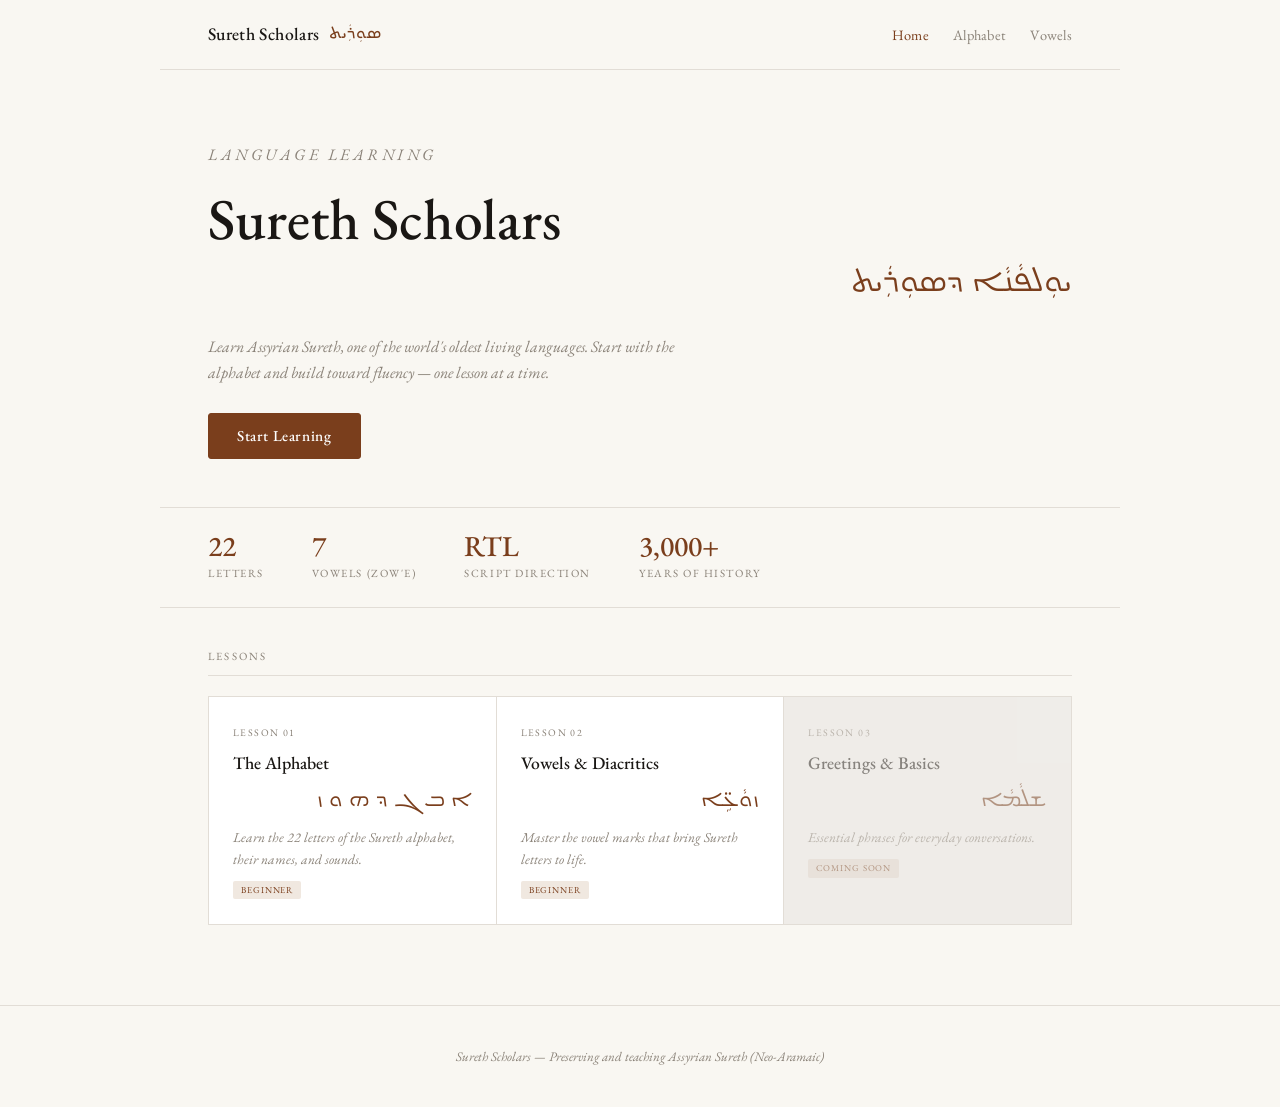
<file: index.html>
<!DOCTYPE html>
<html lang="en">
<head>
  <meta charset="UTF-8">
  <meta name="viewport" content="width=device-width, initial-scale=1.0">
  <title>Sureth Scholars — Learn Assyrian Sureth</title>
  <meta name="description" content="Preserving and teaching Assyrian Sureth (Neo-Aramaic) through interactive lessons, from alphabet to fluency.">
  <link rel="stylesheet" href="css/style.css">
</head>
<body>

  <nav class="nav">
    <a href="index.html" class="nav-brand">
      Sureth Scholars
      <span class="syriac">ܣܘܼܪܲܝܬ</span>
    </a>
    <button class="nav-toggle" aria-label="Toggle navigation">&#9776;</button>
    <ul class="nav-links">
      <li><a href="index.html" class="active">Home</a></li>
      <li><a href="lessons/01-alphabet.html">Alphabet</a></li>
      <li><a href="lessons/02-vowels.html">Vowels</a></li>
    </ul>
  </nav>

  <section class="hero">
    <p class="eyebrow">Language Learning</p>
    <h1>Sureth Scholars</h1>
    <span class="syriac-title">ܝܘܼܠܦܵܢܵܐ ܕܣܘܼܪܲܝܬ</span>
    <p>Learn Assyrian Sureth, one of the world's oldest living languages. Start with the alphabet and build toward fluency — one lesson at a time.</p>
    <a href="lessons/01-alphabet.html" class="btn">Start Learning</a>
  </section>

  <div class="stats">
    <div class="stat-item"><span class="stat-num">22</span><span class="stat-label">Letters</span></div>
    <div class="stat-item"><span class="stat-num">7</span><span class="stat-label">Vowels (Zow'e)</span></div>
    <div class="stat-item"><span class="stat-num">RTL</span><span class="stat-label">Script Direction</span></div>
    <div class="stat-item"><span class="stat-num">3,000+</span><span class="stat-label">Years of History</span></div>
  </div>

  <section class="section">
    <p class="section-title">Lessons</p>
    <div class="lesson-grid">

      <a href="lessons/01-alphabet.html" class="lesson-card">
        <div class="number">Lesson 01</div>
        <h3>The Alphabet</h3>
        <div class="syriac-preview">ܐ ܒ ܓ ܕ ܗ ܘ ܙ</div>
        <p>Learn the 22 letters of the Sureth alphabet, their names, and sounds.</p>
        <span class="tag">Beginner</span>
      </a>

      <a href="lessons/02-vowels.html" class="lesson-card">
        <div class="number">Lesson 02</div>
        <h3>Vowels &amp; Diacritics</h3>
        <div class="syriac-preview">ܙܘܵܥܹ̈ܐ</div>
        <p>Master the vowel marks that bring Sureth letters to life.</p>
        <span class="tag">Beginner</span>
      </a>

      <div class="lesson-card coming-soon">
        <div class="number">Lesson 03</div>
        <h3>Greetings &amp; Basics</h3>
        <div class="syriac-preview">ܫܠܵܡܵܐ</div>
        <p>Essential phrases for everyday conversations.</p>
        <span class="tag">Coming Soon</span>
      </div>

    </div>
  </section>

  <footer class="footer">
    Sureth Scholars &mdash; Preserving and teaching Assyrian Sureth (Neo-Aramaic)
  </footer>

  <script src="js/main.js"></script>
</body>
</html>
</file>
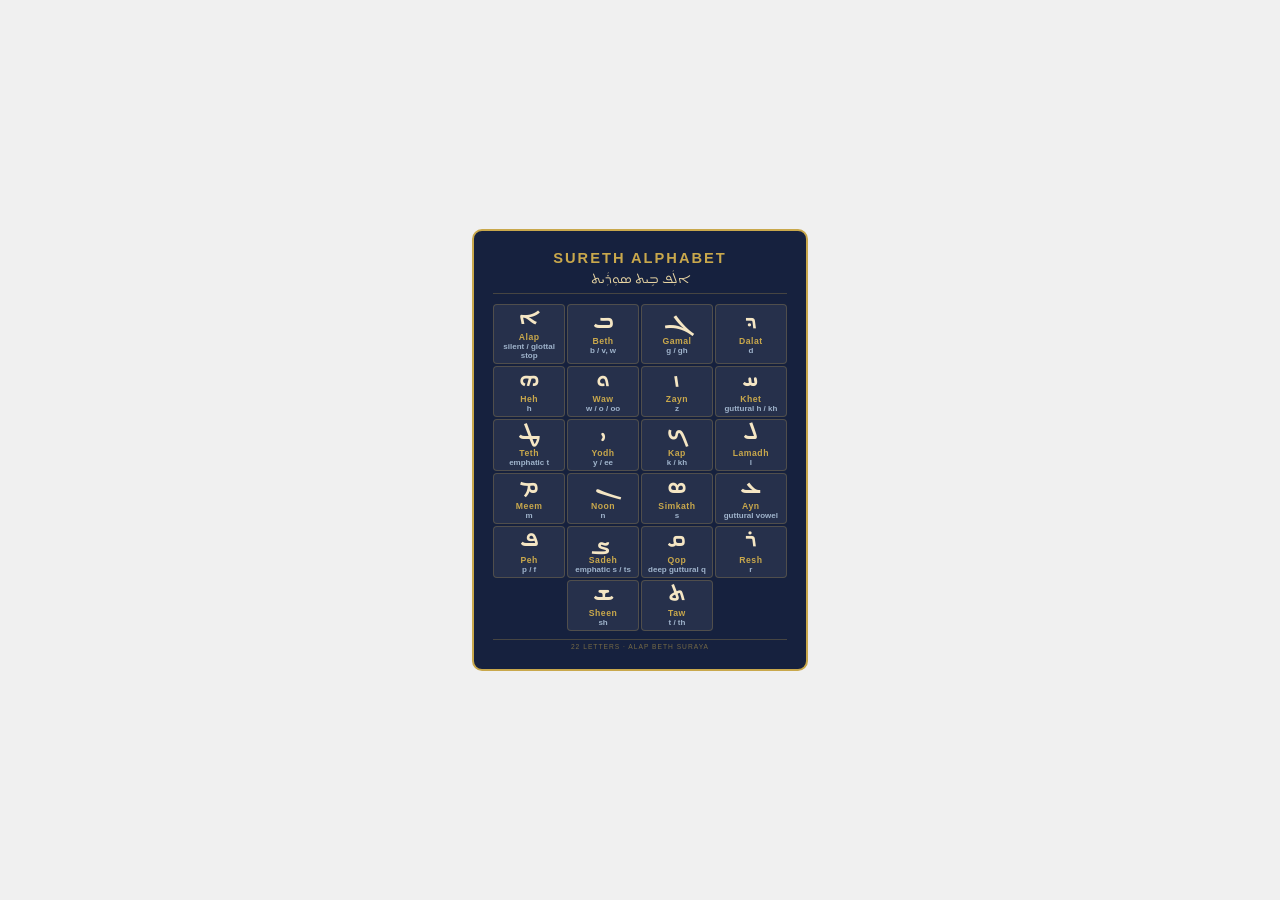
<file: assyrian-alphabet-grid.html>
<!DOCTYPE html>
<html lang="en">
<head>
<meta charset="UTF-8">
<meta name="viewport" content="width=device-width, initial-scale=1.0">
<title>Sureth Alphabet Grid</title>
<style>
  @import url('https://fonts.googleapis.com/css2?family=Noto+Sans+Syriac:wght@400;700&display=swap');

  * { margin: 0; padding: 0; box-sizing: border-box; }

  body {
    display: flex;
    justify-content: center;
    align-items: center;
    min-height: 100vh;
    background: #f0f0f0;
    font-family: 'Segoe UI', Arial, sans-serif;
  }

  .card {
    /* Rear-view mirror ornament size: ~3.5in x 5in */
    width: 3.5in;
    padding: 0.2in;
    background: #16213e;
    border-radius: 10px;
    border: 2px solid #c9a84c;
    color: #fff;
  }

  .title {
    text-align: center;
    font-size: 11pt;
    font-weight: bold;
    color: #c9a84c;
    margin-bottom: 0.05in;
    letter-spacing: 2px;
    text-transform: uppercase;
  }

  .subtitle {
    text-align: center;
    font-family: 'Noto Sans Syriac', serif;
    font-size: 10pt;
    color: #e8d5a3;
    margin-bottom: 0.1in;
    direction: rtl;
    border-bottom: 1px solid #c9a84c44;
    padding-bottom: 4px;
  }

  .grid {
    display: grid;
    grid-template-columns: repeat(4, 1fr);
    gap: 2px;
  }

  .cell {
    background: rgba(255, 255, 255, 0.07);
    border: 1px solid rgba(201, 168, 76, 0.25);
    border-radius: 4px;
    padding: 3px 2px;
    text-align: center;
    display: flex;
    flex-direction: column;
    align-items: center;
    justify-content: center;
    min-height: 0.52in;
  }

  .cell:hover {
    background: rgba(201, 168, 76, 0.15);
  }

  .letter {
    font-family: 'Noto Sans Syriac', serif;
    font-size: 16pt;
    font-weight: 700;
    color: #f5e6c4;
    line-height: 1.1;
    direction: rtl;
  }

  .name {
    font-size: 6.5pt;
    color: #c9a84c;
    font-weight: bold;
    margin-top: 1px;
    letter-spacing: 0.5px;
  }

  .sound {
    font-size: 6pt;
    color: #a0b4cc;
    font-weight: 600;
    margin-top: 0px;
  }

  .last-row-spacer {
    grid-column: span 1;
  }

  .footer {
    text-align: center;
    margin-top: 0.08in;
    font-size: 5pt;
    color: #c9a84c88;
    border-top: 1px solid #c9a84c44;
    padding-top: 3px;
    letter-spacing: 1px;
  }

  @media print {
    body { background: none; }
    .card {
      -webkit-print-color-adjust: exact;
      print-color-adjust: exact;
      box-shadow: none;
    }
  }
</style>
</head>
<body>

<div class="card">
  <div class="title">Sureth Alphabet</div>
  <div class="subtitle">ܐܠܲܦ ܒܹܝܬ ܣܘܼܪܲܝܬ</div>

  <div class="grid">

    <div class="cell">
      <div class="letter">ܐ</div>
      <div class="name">Alap</div>
      <div class="sound">silent / glottal stop</div>
    </div>

    <div class="cell">
      <div class="letter">ܒ</div>
      <div class="name">Beth</div>
      <div class="sound">b / v, w</div>
    </div>

    <div class="cell">
      <div class="letter">ܓ</div>
      <div class="name">Gamal</div>
      <div class="sound">g / gh</div>
    </div>

    <div class="cell">
      <div class="letter">ܕ</div>
      <div class="name">Dalat</div>
      <div class="sound">d</div>
    </div>

    <div class="cell">
      <div class="letter">ܗ</div>
      <div class="name">Heh</div>
      <div class="sound">h</div>
    </div>

    <div class="cell">
      <div class="letter">ܘ</div>
      <div class="name">Waw</div>
      <div class="sound">w / o / oo</div>
    </div>

    <div class="cell">
      <div class="letter">ܙ</div>
      <div class="name">Zayn</div>
      <div class="sound">z</div>
    </div>

    <div class="cell">
      <div class="letter">ܚ</div>
      <div class="name">Khet</div>
      <div class="sound">guttural h / kh</div>
    </div>

    <div class="cell">
      <div class="letter">ܛ</div>
      <div class="name">Teth</div>
      <div class="sound">emphatic t</div>
    </div>

    <div class="cell">
      <div class="letter">ܝ</div>
      <div class="name">Yodh</div>
      <div class="sound">y / ee</div>
    </div>

    <div class="cell">
      <div class="letter">ܟ</div>
      <div class="name">Kap</div>
      <div class="sound">k / kh</div>
    </div>

    <div class="cell">
      <div class="letter">ܠ</div>
      <div class="name">Lamadh</div>
      <div class="sound">l</div>
    </div>

    <div class="cell">
      <div class="letter">ܡ</div>
      <div class="name">Meem</div>
      <div class="sound">m</div>
    </div>

    <div class="cell">
      <div class="letter">ܢ</div>
      <div class="name">Noon</div>
      <div class="sound">n</div>
    </div>

    <div class="cell">
      <div class="letter">ܣ</div>
      <div class="name">Simkath</div>
      <div class="sound">s</div>
    </div>

    <div class="cell">
      <div class="letter">ܥ</div>
      <div class="name">Ayn</div>
      <div class="sound">guttural vowel</div>
    </div>

    <div class="cell">
      <div class="letter">ܦ</div>
      <div class="name">Peh</div>
      <div class="sound">p / f</div>
    </div>

    <div class="cell">
      <div class="letter">ܨ</div>
      <div class="name">Sadeh</div>
      <div class="sound">emphatic s / ts</div>
    </div>

    <div class="cell">
      <div class="letter">ܩ</div>
      <div class="name">Qop</div>
      <div class="sound">deep guttural q</div>
    </div>

    <div class="cell">
      <div class="letter">ܪ</div>
      <div class="name">Resh</div>
      <div class="sound">r</div>
    </div>

    <!-- Last 2 letters centered -->
    <div class="last-row-spacer"></div>

    <div class="cell">
      <div class="letter">ܫ</div>
      <div class="name">Sheen</div>
      <div class="sound">sh</div>
    </div>

    <div class="cell">
      <div class="letter">ܬ</div>
      <div class="name">Taw</div>
      <div class="sound">t / th</div>
    </div>

  </div>

  <div class="footer">22 LETTERS &middot; ALAP BETH SURAYA</div>
</div>

</body>
</html>
</file>
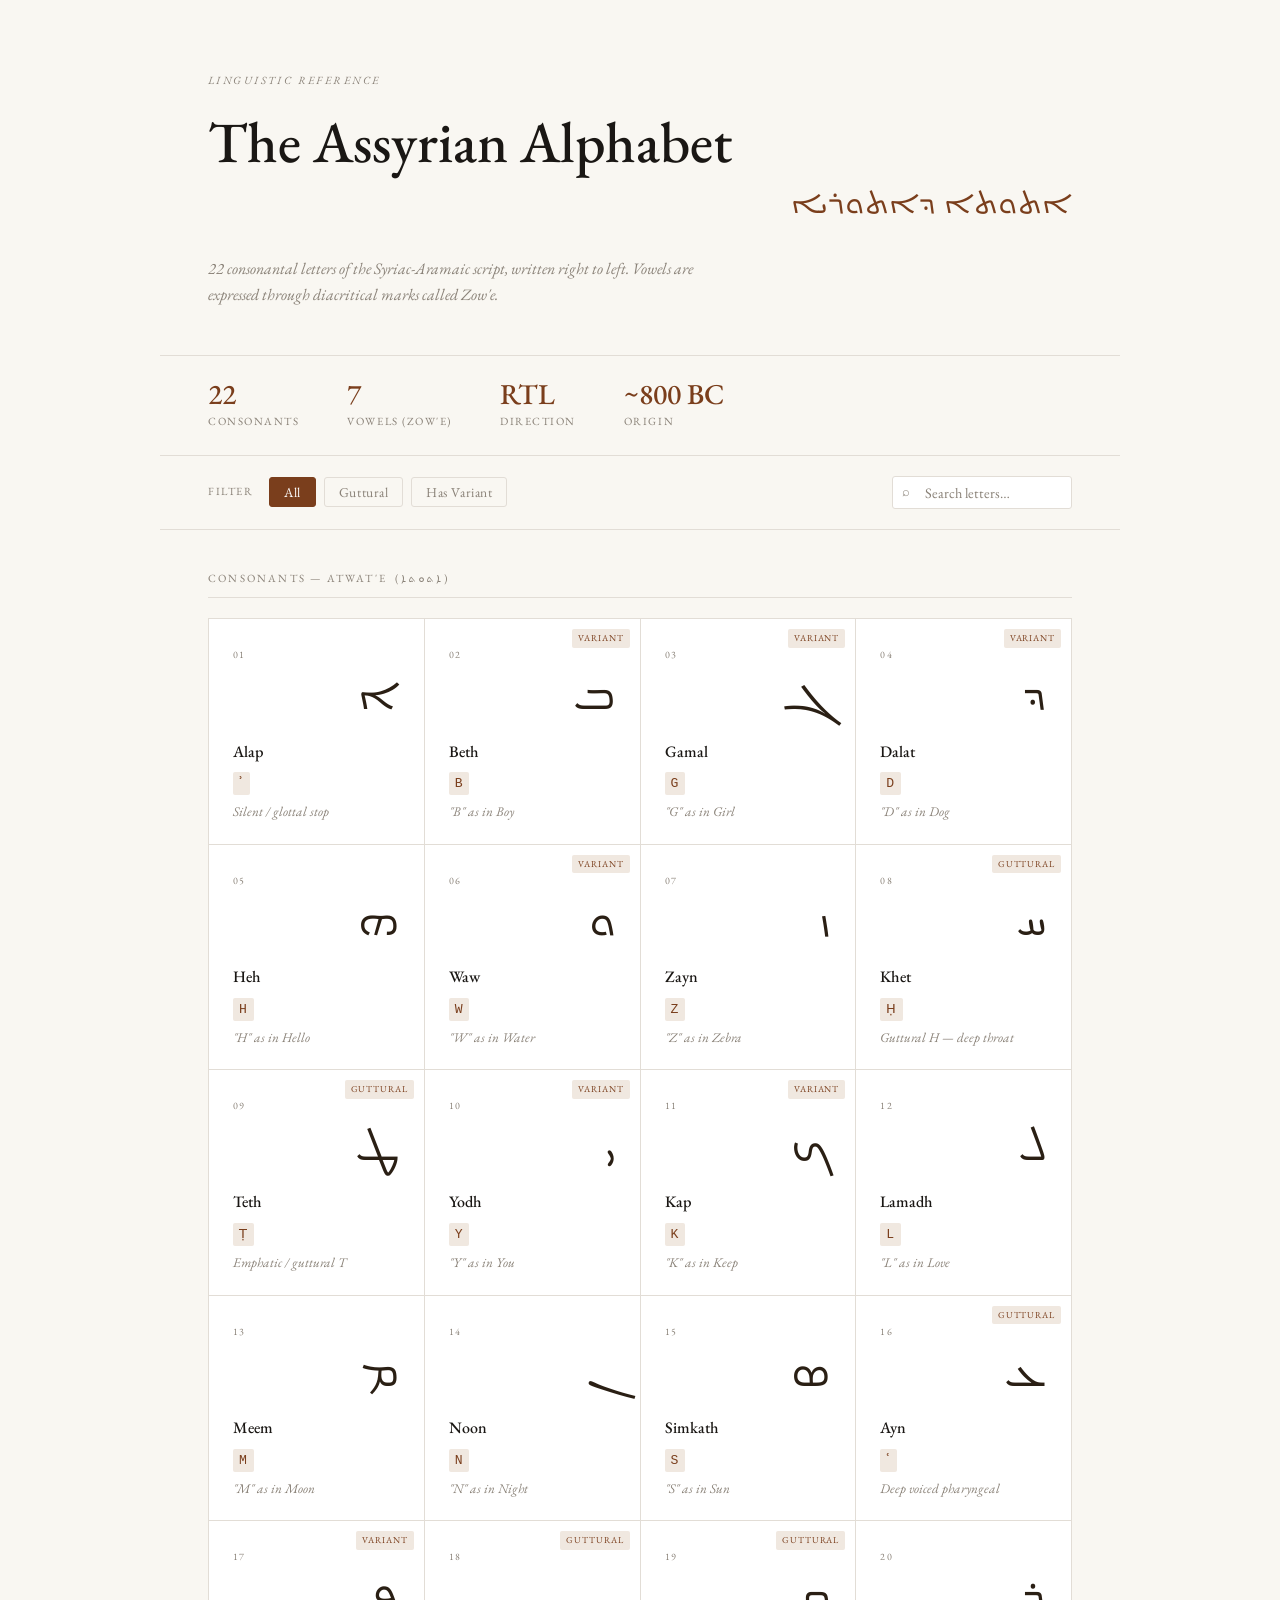
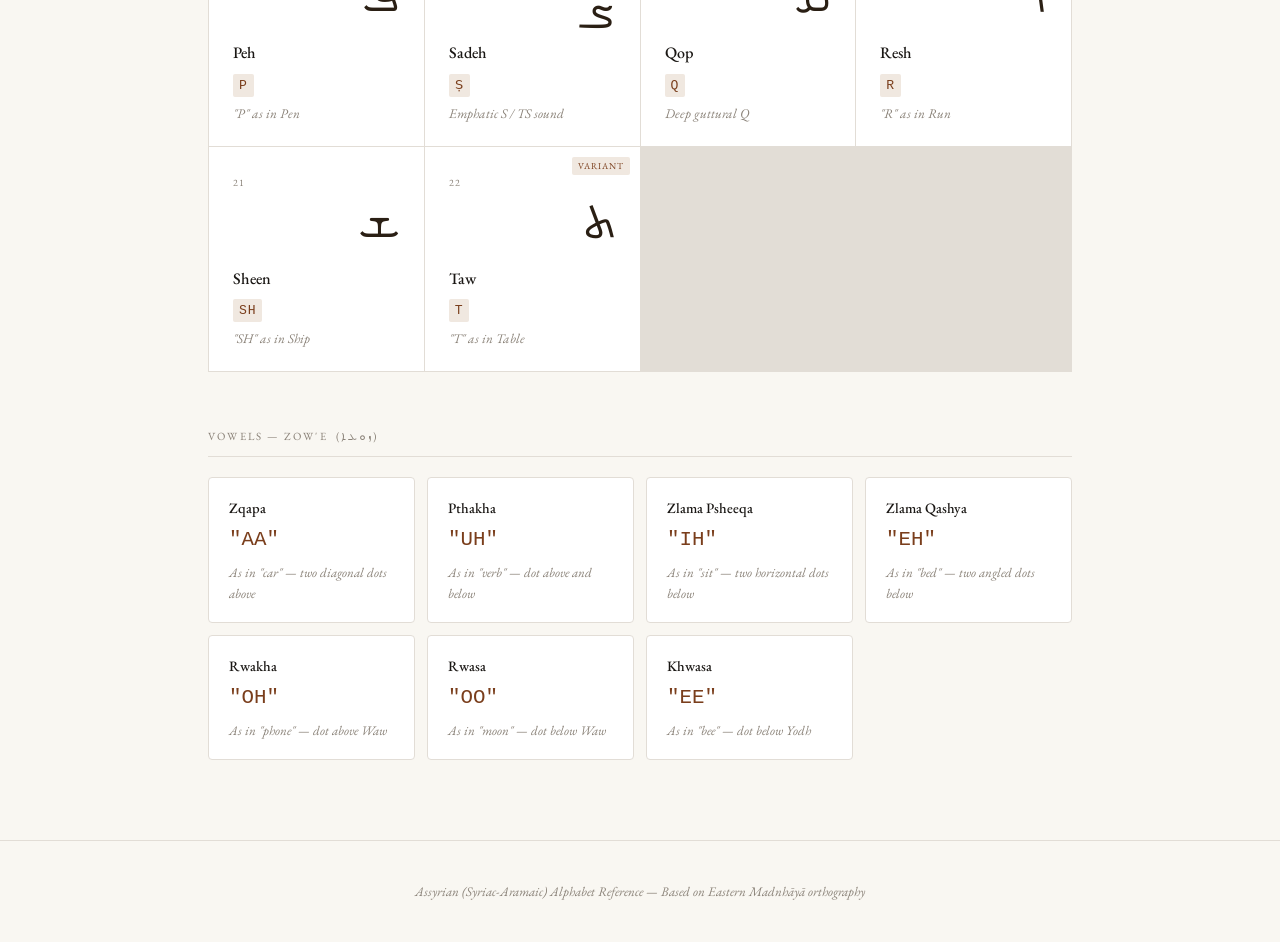
<file: assyrian-alphabetV2.html>
<!DOCTYPE html>
<html lang="en">
<head>
  <meta charset="UTF-8" />
  <meta name="viewport" content="width=device-width, initial-scale=1.0"/>
  <title>Assyrian Alphabet — Atwat'e</title>
  <link href="https://fonts.googleapis.com/css2?family=EB+Garamond:ital,wght@0,400;0,500;1,400&family=Noto+Sans+Syriac&display=swap" rel="stylesheet"/>
  <style>
    *, *::before, *::after { box-sizing: border-box; margin: 0; padding: 0; }

    :root {
      --bg: #f9f7f2;
      --surface: #ffffff;
      --border: #e2ddd6;
      --text: #1a1714;
      --muted: #8a8278;
      --accent: #7a3e1c;
      --accent-light: #f0e8e0;
      --script: #2a1f14;
    }

    html { scroll-behavior: smooth; }

    body {
      background: var(--bg);
      color: var(--text);
      font-family: 'EB Garamond', Georgia, serif;
      font-size: 18px;
      line-height: 1.6;
      min-height: 100vh;
    }

    /* HEADER */
    header {
      padding: 72px 48px 48px;
      max-width: 960px;
      margin: 0 auto;
      border-bottom: 1px solid var(--border);
    }

    .header-eyebrow {
      font-size: 11px;
      letter-spacing: 0.22em;
      text-transform: uppercase;
      color: var(--muted);
      margin-bottom: 20px;
    }

    header h1 {
      font-size: clamp(2rem, 5vw, 3.6rem);
      font-weight: 500;
      line-height: 1.1;
      color: var(--text);
      margin-bottom: 8px;
    }

    .header-syriac {
      font-family: 'Noto Sans Syriac', serif;
      font-size: clamp(1.4rem, 3vw, 2rem);
      color: var(--accent);
      direction: rtl;
      display: block;
      margin-bottom: 24px;
    }

    header p {
      font-size: 1rem;
      color: var(--muted);
      max-width: 520px;
      font-style: italic;
    }

    /* STATS BAR */
    .stats {
      max-width: 960px;
      margin: 0 auto;
      padding: 24px 48px;
      display: flex;
      gap: 48px;
      border-bottom: 1px solid var(--border);
    }

    .stat-item {
      display: flex;
      flex-direction: column;
    }

    .stat-num {
      font-size: 1.8rem;
      font-weight: 500;
      color: var(--accent);
      line-height: 1;
    }

    .stat-label {
      font-size: 11px;
      letter-spacing: 0.14em;
      text-transform: uppercase;
      color: var(--muted);
      margin-top: 4px;
    }

    /* FILTER BAR */
    .filter-bar {
      max-width: 960px;
      margin: 0 auto;
      padding: 20px 48px;
      display: flex;
      align-items: center;
      gap: 8px;
      border-bottom: 1px solid var(--border);
    }

    .filter-label {
      font-size: 11px;
      letter-spacing: 0.14em;
      text-transform: uppercase;
      color: var(--muted);
      margin-right: 8px;
    }

    .filter-btn {
      background: none;
      border: 1px solid var(--border);
      border-radius: 3px;
      padding: 5px 14px;
      font-family: 'EB Garamond', serif;
      font-size: 0.85rem;
      color: var(--muted);
      cursor: pointer;
      transition: all 0.18s;
      letter-spacing: 0.04em;
    }

    .filter-btn:hover, .filter-btn.active {
      background: var(--accent);
      border-color: var(--accent);
      color: white;
    }

    /* SEARCH */
    .search-wrap {
      margin-left: auto;
      position: relative;
    }

    .search-wrap input {
      font-family: 'EB Garamond', serif;
      font-size: 0.9rem;
      padding: 6px 14px 6px 32px;
      border: 1px solid var(--border);
      border-radius: 3px;
      background: white;
      color: var(--text);
      outline: none;
      width: 180px;
      transition: border-color 0.18s;
    }

    .search-wrap input:focus { border-color: var(--accent); }
    .search-wrap input::placeholder { color: var(--muted); }

    .search-icon {
      position: absolute;
      left: 10px;
      top: 50%;
      transform: translateY(-50%);
      color: var(--muted);
      font-size: 13px;
      pointer-events: none;
    }

    /* GRID */
    main {
      max-width: 960px;
      margin: 0 auto;
      padding: 40px 48px 80px;
    }

    .alphabet-grid {
      display: grid;
      grid-template-columns: repeat(auto-fill, minmax(180px, 1fr));
      gap: 1px;
      background: var(--border);
      border: 1px solid var(--border);
    }

    .letter-card {
      background: var(--surface);
      padding: 28px 24px 22px;
      cursor: pointer;
      transition: background 0.15s;
      position: relative;
      overflow: hidden;
    }

    .letter-card:hover {
      background: var(--accent-light);
      z-index: 1;
    }

    .letter-card.hidden { display: none; }

    .card-number {
      font-size: 10px;
      letter-spacing: 0.14em;
      color: var(--muted);
      margin-bottom: 12px;
      font-style: normal;
    }

    .card-script {
      font-family: 'Noto Sans Syriac', serif;
      font-size: 2.8rem;
      color: var(--script);
      direction: rtl;
      line-height: 1.1;
      display: block;
      margin-bottom: 14px;
      transition: color 0.15s;
    }

    .letter-card:hover .card-script { color: var(--accent); }

    .card-name {
      font-size: 1rem;
      font-weight: 500;
      color: var(--text);
      margin-bottom: 3px;
    }

    .card-transliteration {
      font-size: 0.82rem;
      font-family: 'Courier New', monospace;
      color: var(--accent);
      letter-spacing: 0.06em;
      background: var(--accent-light);
      display: inline-block;
      padding: 1px 6px;
      border-radius: 2px;
      margin-bottom: 8px;
    }

    .card-sound {
      font-size: 0.83rem;
      color: var(--muted);
      font-style: italic;
      line-height: 1.4;
    }

    .card-tag {
      position: absolute;
      top: 10px;
      right: 10px;
      font-size: 9px;
      letter-spacing: 0.1em;
      text-transform: uppercase;
      padding: 2px 6px;
      border-radius: 2px;
      background: var(--accent-light);
      color: var(--accent);
    }

    /* VOWELS SECTION */
    .section-title {
      font-size: 11px;
      letter-spacing: 0.2em;
      text-transform: uppercase;
      color: var(--muted);
      margin-bottom: 20px;
      padding-bottom: 10px;
      border-bottom: 1px solid var(--border);
    }

    .vowels-section {
      margin-top: 56px;
    }

    .vowel-grid {
      display: grid;
      grid-template-columns: repeat(auto-fill, minmax(200px, 1fr));
      gap: 12px;
    }

    .vowel-card {
      background: white;
      border: 1px solid var(--border);
      border-radius: 4px;
      padding: 18px 20px;
    }

    .vowel-name {
      font-size: 0.9rem;
      font-weight: 500;
      margin-bottom: 4px;
    }

    .vowel-sound {
      font-size: 1.3rem;
      font-weight: 500;
      color: var(--accent);
      font-family: 'Courier New', monospace;
      margin-bottom: 6px;
    }

    .vowel-desc {
      font-size: 0.82rem;
      color: var(--muted);
      font-style: italic;
    }

    /* DETAIL MODAL */
    .modal-overlay {
      display: none;
      position: fixed;
      inset: 0;
      background: rgba(26,23,20,0.55);
      z-index: 100;
      align-items: center;
      justify-content: center;
    }

    .modal-overlay.open { display: flex; }

    .modal {
      background: var(--surface);
      width: 90%;
      max-width: 440px;
      border: 1px solid var(--border);
      padding: 48px;
      position: relative;
      animation: fadeUp 0.22s ease;
    }

    @keyframes fadeUp {
      from { opacity: 0; transform: translateY(12px); }
      to   { opacity: 1; transform: translateY(0); }
    }

    .modal-close {
      position: absolute;
      top: 16px; right: 20px;
      background: none;
      border: none;
      font-size: 1.2rem;
      color: var(--muted);
      cursor: pointer;
    }

    .modal-close:hover { color: var(--text); }

    .modal-num {
      font-size: 11px;
      letter-spacing: 0.18em;
      text-transform: uppercase;
      color: var(--muted);
      margin-bottom: 12px;
    }

    .modal-script {
      font-family: 'Noto Sans Syriac', serif;
      font-size: 5rem;
      color: var(--accent);
      direction: rtl;
      display: block;
      margin-bottom: 16px;
      line-height: 1;
    }

    .modal-name {
      font-size: 1.8rem;
      font-weight: 500;
      margin-bottom: 6px;
    }

    .modal-translit {
      font-family: 'Courier New', monospace;
      font-size: 1rem;
      color: var(--accent);
      background: var(--accent-light);
      display: inline-block;
      padding: 3px 10px;
      border-radius: 3px;
      margin-bottom: 18px;
    }

    .modal-divider {
      border: none;
      border-top: 1px solid var(--border);
      margin: 18px 0;
    }

    .modal-row {
      display: flex;
      gap: 16px;
      margin-bottom: 10px;
    }

    .modal-row-label {
      font-size: 11px;
      letter-spacing: 0.12em;
      text-transform: uppercase;
      color: var(--muted);
      min-width: 90px;
      padding-top: 2px;
    }

    .modal-row-val {
      font-size: 0.95rem;
      color: var(--text);
      flex: 1;
    }

    /* FOOTER */
    footer {
      text-align: center;
      padding: 40px;
      color: var(--muted);
      font-size: 0.82rem;
      font-style: italic;
      border-top: 1px solid var(--border);
    }

    /* RESPONSIVE */
    @media (max-width: 640px) {
      header, .stats, .filter-bar, main { padding-left: 24px; padding-right: 24px; }
      header { padding-top: 48px; }
      .stats { flex-wrap: wrap; gap: 24px; }
      .filter-bar { flex-wrap: wrap; }
      .search-wrap { margin-left: 0; width: 100%; }
      .search-wrap input { width: 100%; }
      .alphabet-grid { grid-template-columns: repeat(2, 1fr); }
    }
  </style>
</head>
<body>

<header>
  <p class="header-eyebrow">Linguistic Reference</p>
  <h1>The Assyrian Alphabet</h1>
  <span class="header-syriac">ܐܬܘܬܐ ܕܐܬܘܪܝܐ</span>
  <p>22 consonantal letters of the Syriac-Aramaic script, written right to left. Vowels are expressed through diacritical marks called <em>Zow'e</em>.</p>
</header>

<div class="stats">
  <div class="stat-item"><span class="stat-num">22</span><span class="stat-label">Consonants</span></div>
  <div class="stat-item"><span class="stat-num">7</span><span class="stat-label">Vowels (Zow'e)</span></div>
  <div class="stat-item"><span class="stat-num">RTL</span><span class="stat-label">Direction</span></div>
  <div class="stat-item"><span class="stat-num">~800 BC</span><span class="stat-label">Origin</span></div>
</div>

<div class="filter-bar">
  <span class="filter-label">Filter</span>
  <button class="filter-btn active" data-filter="all">All</button>
  <button class="filter-btn" data-filter="guttural">Guttural</button>
  <button class="filter-btn" data-filter="variant">Has Variant</button>
  <div class="search-wrap">
    <span class="search-icon">⌕</span>
    <input type="text" id="search" placeholder="Search letters…" />
  </div>
</div>

<main>
  <p class="section-title">Consonants — Atwat'e &nbsp;(ܐܬܘܬܐ)</p>
  <div class="alphabet-grid" id="grid"></div>

  <div class="vowels-section">
    <p class="section-title">Vowels — Zow'e &nbsp;(ܙܘܥܐ)</p>
    <div class="vowel-grid">
      <div class="vowel-card"><div class="vowel-name">Zqapa</div><div class="vowel-sound">"AA"</div><div class="vowel-desc">As in "c<em>a</em>r" — two diagonal dots above</div></div>
      <div class="vowel-card"><div class="vowel-name">Pthakha</div><div class="vowel-sound">"UH"</div><div class="vowel-desc">As in "v<em>e</em>rb" — dot above and below</div></div>
      <div class="vowel-card"><div class="vowel-name">Zlama Psheeqa</div><div class="vowel-sound">"IH"</div><div class="vowel-desc">As in "s<em>i</em>t" — two horizontal dots below</div></div>
      <div class="vowel-card"><div class="vowel-name">Zlama Qashya</div><div class="vowel-sound">"EH"</div><div class="vowel-desc">As in "b<em>e</em>d" — two angled dots below</div></div>
      <div class="vowel-card"><div class="vowel-name">Rwakha</div><div class="vowel-sound">"OH"</div><div class="vowel-desc">As in "ph<em>o</em>ne" — dot above Waw</div></div>
      <div class="vowel-card"><div class="vowel-name">Rwasa</div><div class="vowel-sound">"OO"</div><div class="vowel-desc">As in "m<em>oo</em>n" — dot below Waw</div></div>
      <div class="vowel-card"><div class="vowel-name">Khwasa</div><div class="vowel-sound">"EE"</div><div class="vowel-desc">As in "b<em>ee</em>" — dot below Yodh</div></div>
    </div>
  </div>
</main>

<footer>Assyrian (Syriac-Aramaic) Alphabet Reference &mdash; Based on Eastern Madnhāyā orthography</footer>

<!-- MODAL -->
<div class="modal-overlay" id="modal" onclick="closeModal(event)">
  <div class="modal">
    <button class="modal-close" onclick="document.getElementById('modal').classList.remove('open')">✕</button>
    <div class="modal-num" id="m-num"></div>
    <span class="modal-script" id="m-script"></span>
    <div class="modal-name" id="m-name"></div>
    <div class="modal-translit" id="m-translit"></div>
    <hr class="modal-divider"/>
    <div class="modal-row"><span class="modal-row-label">Sound</span><span class="modal-row-val" id="m-sound"></span></div>
    <div class="modal-row"><span class="modal-row-label">Example</span><span class="modal-row-val" id="m-example"></span></div>
    <div class="modal-row"><span class="modal-row-label">Variant</span><span class="modal-row-val" id="m-variant"></span></div>
    <div class="modal-row"><span class="modal-row-label">Notes</span><span class="modal-row-val" id="m-notes"></span></div>
  </div>
</div>

<script>
const letters = [
  { n:1,  script:"ܐ", name:"Alap",    translit:"ʾ",  sound:"Silent / glottal stop",        example:"(Vowel carrier)",   variant:"None",                         notes:"First letter; carries vowel marks. Can represent 'A' at word start.", tags:[] },
  { n:2,  script:"ܒ", name:"Beth",    translit:"B",  sound:'"B" as in Boy',               example:"Boy",               variant:'Soft: "V/W" sound with dot',   notes:"One of the six letters (BGDKPT) with hard/soft variants.", tags:["variant"] },
  { n:3,  script:"ܓ", name:"Gamal",   translit:"G",  sound:'"G" as in Girl',              example:"Girl, Garden",      variant:'Soft: "GH" fricative with dot', notes:'Word "Gamal" means camel — cognate with English.', tags:["variant"] },
  { n:4,  script:"ܕ", name:"Dalat",   translit:"D",  sound:'"D" as in Dog',               example:"Dog, David",        variant:'Soft: "TH" (that) with dot',   notes:"Does not connect to the following letter within a word.", tags:["variant"] },
  { n:5,  script:"ܗ", name:"Heh",     translit:"H",  sound:'"H" as in Hello',             example:"Hello",             variant:"None",                         notes:"A light aspirated H sound.", tags:[] },
  { n:6,  script:"ܘ", name:"Waw",     translit:"W",  sound:'"W" as in Water',             example:"Water",             variant:"Vowel: O (Rwakha), OO (Rwasa)", notes:"Acts as mater lectionis for O and OO vowels.", tags:["variant"] },
  { n:7,  script:"ܙ", name:"Zayn",    translit:"Z",  sound:'"Z" as in Zebra',             example:"Zebra, Zero",       variant:"None",                         notes:"Identical in sound to English Z.", tags:[] },
  { n:8,  script:"ܚ", name:"Khet",    translit:"Ḥ",  sound:"Guttural H — deep throat",    example:"Scottish loch, Bach", variant:"None",                       notes:"Voiceless pharyngeal fricative; no direct English equivalent.", tags:["guttural"] },
  { n:9,  script:"ܛ", name:"Teth",    translit:"Ṭ",  sound:"Emphatic / guttural T",       example:"(No English equiv.)", variant:"None",                       notes:"An emphatic T produced further back in the mouth.", tags:["guttural"] },
  { n:10, script:"ܝ", name:"Yodh",    translit:"Y",  sound:'"Y" as in You',               example:"You, Yes",          variant:"Vowel: EE (Khwasa)",           notes:"Acts as mater lectionis for the EE vowel sound.", tags:["variant"] },
  { n:11, script:"ܟ", name:"Kap",     translit:"K",  sound:'"K" as in Keep',              example:"Keep, King",        variant:'Soft: "KH" fricative with dot', notes:"One of the six BGDKPT letters with hard/soft distinction.", tags:["variant"] },
  { n:12, script:"ܠ", name:"Lamadh",  translit:"L",  sound:'"L" as in Love',              example:"Love, Light",       variant:"None",                         notes:"Equivalent to English L.", tags:[] },
  { n:13, script:"ܡ", name:"Meem",    translit:"M",  sound:'"M" as in Moon',              example:"Moon, Mother",      variant:"None",                         notes:"Equivalent to English M.", tags:[] },
  { n:14, script:"ܢ", name:"Noon",    translit:"N",  sound:'"N" as in Night',             example:"Night, Name",       variant:"None",                         notes:"Equivalent to English N.", tags:[] },
  { n:15, script:"ܣ", name:"Simkath", translit:"S",  sound:'"S" as in Sun',               example:"Sun, Sea",          variant:"None",                         notes:"Equivalent to English S.", tags:[] },
  { n:16, script:"ܥ", name:"Ayn",     translit:"ʿ",  sound:"Deep voiced pharyngeal",      example:"(No English equiv.)", variant:"None",                       notes:"Often merges with Alap in modern Assyrian speech. A voiced guttural.", tags:["guttural"] },
  { n:17, script:"ܦ", name:"Peh",     translit:"P",  sound:'"P" as in Pen',               example:"Pen, Park",         variant:'Soft: "F" sound with dot',     notes:"One of the six BGDKPT letters.", tags:["variant"] },
  { n:18, script:"ܨ", name:"Sadeh",   translit:"Ṣ",  sound:"Emphatic S / TS sound",       example:"(No English equiv.)", variant:"None",                       notes:"An emphatic sibilant, heavier than a regular S.", tags:["guttural"] },
  { n:19, script:"ܩ", name:"Qop",     translit:"Q",  sound:"Deep guttural Q",             example:"(Deeper than K)",   variant:"None",                         notes:"Uvular stop — produced at the back of the throat.", tags:["guttural"] },
  { n:20, script:"ܪ", name:"Resh",    translit:"R",  sound:'"R" as in Run',               example:"Run, River",        variant:"None",                         notes:"Does not connect to following letter within a word.", tags:[] },
  { n:21, script:"ܫ", name:"Sheen",   translit:"SH", sound:'"SH" as in Ship',             example:"Ship, Shore",       variant:"None",                         notes:"Equivalent to English SH digraph.", tags:[] },
  { n:22, script:"ܬ", name:"Taw",     translit:"T",  sound:'"T" as in Table',             example:"Table, Time",       variant:'Soft: "TH" (that) with dot',   notes:"Final letter of the alphabet. Has hard (T) and soft (TH) forms.", tags:["variant"] },
];

const grid = document.getElementById('grid');
let activeFilter = 'all';
let searchVal = '';

function renderCards() {
  document.querySelectorAll('.letter-card').forEach(c => {
    const name = c.dataset.name.toLowerCase();
    const tags = c.dataset.tags;
    const matchFilter = activeFilter === 'all' || tags.includes(activeFilter);
    const matchSearch = !searchVal || name.includes(searchVal) || c.dataset.translit.toLowerCase().includes(searchVal);
    c.classList.toggle('hidden', !matchFilter || !matchSearch);
  });
}

letters.forEach(l => {
  const card = document.createElement('div');
  card.className = 'letter-card';
  card.dataset.name = l.name.toLowerCase();
  card.dataset.tags = l.tags.join(' ');
  card.dataset.translit = l.translit.toLowerCase();
  card.innerHTML = `
    <div class="card-number">${String(l.n).padStart(2,'0')}</div>
    <span class="card-script">${l.script}</span>
    <div class="card-name">${l.name}</div>
    <div class="card-transliteration">${l.translit}</div>
    <div class="card-sound">${l.sound}</div>
    ${l.tags.length ? `<div class="card-tag">${l.tags[0]}</div>` : ''}
  `;
  card.addEventListener('click', () => openModal(l));
  grid.appendChild(card);
});

function openModal(l) {
  document.getElementById('m-num').textContent = `Letter ${String(l.n).padStart(2,'0')} of 22`;
  document.getElementById('m-script').textContent = l.script;
  document.getElementById('m-name').textContent = l.name;
  document.getElementById('m-translit').textContent = l.translit;
  document.getElementById('m-sound').textContent = l.sound;
  document.getElementById('m-example').textContent = l.example;
  document.getElementById('m-variant').textContent = l.variant;
  document.getElementById('m-notes').textContent = l.notes;
  document.getElementById('modal').classList.add('open');
}

function closeModal(e) {
  if (e.target === document.getElementById('modal')) {
    document.getElementById('modal').classList.remove('open');
  }
}

document.querySelectorAll('.filter-btn').forEach(btn => {
  btn.addEventListener('click', () => {
    document.querySelectorAll('.filter-btn').forEach(b => b.classList.remove('active'));
    btn.classList.add('active');
    activeFilter = btn.dataset.filter;
    renderCards();
  });
});

document.getElementById('search').addEventListener('input', e => {
  searchVal = e.target.value.toLowerCase().trim();
  renderCards();
});

document.addEventListener('keydown', e => {
  if (e.key === 'Escape') document.getElementById('modal').classList.remove('open');
});
</script>
</body>
</html>
</file>
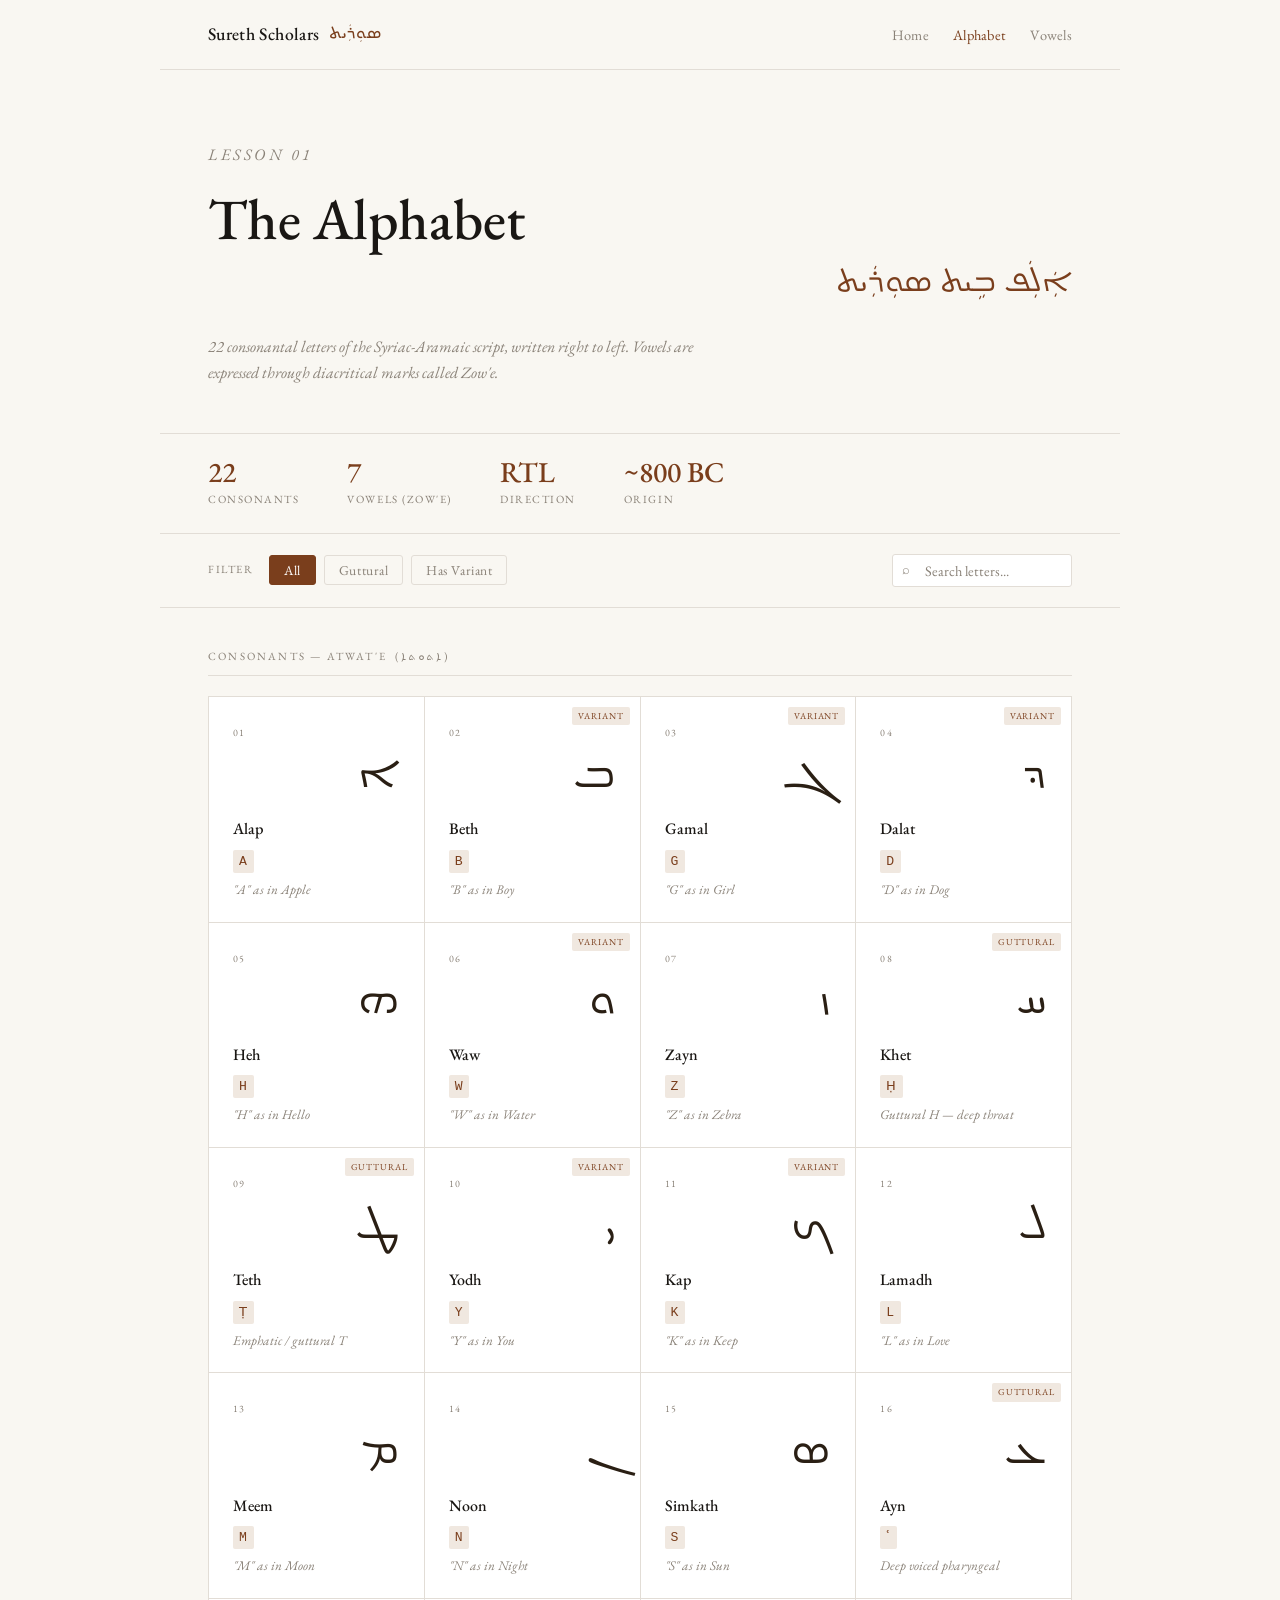
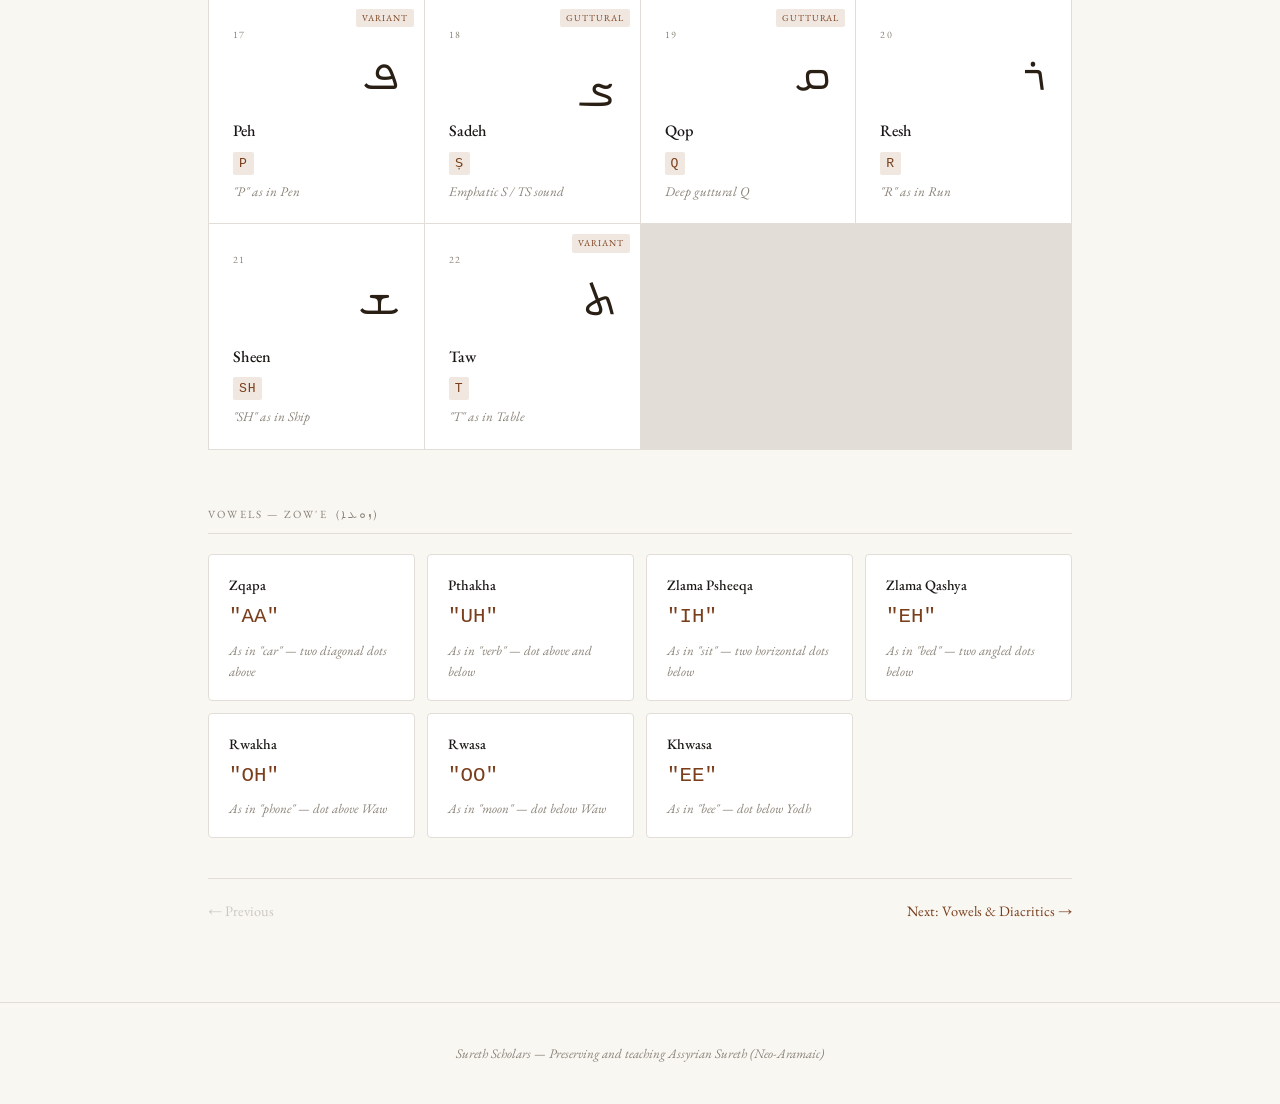
<file: lessons/01-alphabet.html>
<!DOCTYPE html>
<html lang="en">
<head>
  <meta charset="UTF-8">
  <meta name="viewport" content="width=device-width, initial-scale=1.0">
  <title>Lesson 1: The Alphabet — Sureth Scholars</title>
  <meta name="description" content="Learn the 22 letters of the Assyrian Sureth alphabet, their names, and how they sound.">
  <link rel="stylesheet" href="../css/style.css">
  <style>
    /* --- Filter bar --- */
    .filter-bar {
      max-width: 960px;
      margin: 0 auto;
      padding: 20px 48px;
      display: flex;
      align-items: center;
      gap: 8px;
      border-bottom: 1px solid var(--border);
    }

    .filter-label {
      font-size: 11px;
      letter-spacing: 0.14em;
      text-transform: uppercase;
      color: var(--muted);
      margin-right: 8px;
    }

    .filter-btn {
      background: none;
      border: 1px solid var(--border);
      border-radius: 3px;
      padding: 5px 14px;
      font-family: var(--font-body);
      font-size: 0.85rem;
      color: var(--muted);
      cursor: pointer;
      transition: all 0.18s;
      letter-spacing: 0.04em;
    }

    .filter-btn:hover,
    .filter-btn.active {
      background: var(--accent);
      border-color: var(--accent);
      color: white;
    }

    .search-wrap {
      margin-left: auto;
      position: relative;
    }

    .search-wrap input {
      font-family: var(--font-body);
      font-size: 0.9rem;
      padding: 6px 14px 6px 32px;
      border: 1px solid var(--border);
      border-radius: 3px;
      background: white;
      color: var(--text);
      outline: none;
      width: 180px;
      transition: border-color 0.18s;
    }

    .search-wrap input:focus { border-color: var(--accent); }
    .search-wrap input::placeholder { color: var(--muted); }

    .search-icon {
      position: absolute;
      left: 10px;
      top: 50%;
      transform: translateY(-50%);
      color: var(--muted);
      font-size: 13px;
      pointer-events: none;
    }

    /* --- Alphabet grid --- */
    .alphabet-grid {
      display: grid;
      grid-template-columns: repeat(auto-fill, minmax(180px, 1fr));
      gap: 1px;
      background: var(--border);
      border: 1px solid var(--border);
    }

    .letter-card {
      background: var(--surface);
      padding: 28px 24px 22px;
      cursor: pointer;
      transition: background 0.15s;
      position: relative;
      overflow: hidden;
    }

    .letter-card:hover {
      background: var(--accent-light);
      z-index: 1;
    }

    .letter-card.hidden { display: none; }

    .card-number {
      font-size: 10px;
      letter-spacing: 0.14em;
      color: var(--muted);
      margin-bottom: 12px;
    }

    .card-script {
      font-family: var(--font-syriac);
      font-size: 2.8rem;
      color: var(--script);
      direction: rtl;
      line-height: 1.1;
      display: block;
      margin-bottom: 14px;
      transition: color 0.15s;
    }

    .letter-card:hover .card-script { color: var(--accent); }

    .card-name {
      font-size: 1rem;
      font-weight: 500;
      color: var(--text);
      margin-bottom: 3px;
    }

    .card-transliteration {
      font-size: 0.82rem;
      font-family: 'Courier New', monospace;
      color: var(--accent);
      letter-spacing: 0.06em;
      background: var(--accent-light);
      display: inline-block;
      padding: 1px 6px;
      border-radius: 2px;
      margin-bottom: 8px;
    }

    .card-sound {
      font-size: 0.83rem;
      color: var(--muted);
      font-style: italic;
      line-height: 1.4;
    }

    .card-tag {
      position: absolute;
      top: 10px;
      right: 10px;
      font-size: 9px;
      letter-spacing: 0.1em;
      text-transform: uppercase;
      padding: 2px 6px;
      border-radius: 2px;
      background: var(--accent-light);
      color: var(--accent);
    }

    /* --- Vowels --- */
    .vowels-section {
      margin-top: 56px;
    }

    .vowel-grid {
      display: grid;
      grid-template-columns: repeat(auto-fill, minmax(200px, 1fr));
      gap: 12px;
    }

    .vowel-card {
      background: white;
      border: 1px solid var(--border);
      border-radius: 4px;
      padding: 18px 20px;
    }

    .vowel-name {
      font-size: 0.9rem;
      font-weight: 500;
      margin-bottom: 4px;
    }

    .vowel-sound {
      font-size: 1.3rem;
      font-weight: 500;
      color: var(--accent);
      font-family: 'Courier New', monospace;
      margin-bottom: 6px;
    }

    .vowel-desc {
      font-size: 0.82rem;
      color: var(--muted);
      font-style: italic;
    }

    /* --- Detail modal --- */
    .modal-overlay {
      display: none;
      position: fixed;
      inset: 0;
      background: rgba(26, 23, 20, 0.55);
      z-index: 100;
      align-items: center;
      justify-content: center;
    }

    .modal-overlay.open { display: flex; }

    .modal {
      background: var(--surface);
      width: 90%;
      max-width: 440px;
      border: 1px solid var(--border);
      padding: 48px;
      position: relative;
      animation: fadeUp 0.22s ease;
    }

    @keyframes fadeUp {
      from { opacity: 0; transform: translateY(12px); }
      to   { opacity: 1; transform: translateY(0); }
    }

    .modal-close {
      position: absolute;
      top: 16px;
      right: 20px;
      background: none;
      border: none;
      font-size: 1.2rem;
      color: var(--muted);
      cursor: pointer;
      font-family: var(--font-body);
    }

    .modal-close:hover { color: var(--text); }

    .modal-num {
      font-size: 11px;
      letter-spacing: 0.18em;
      text-transform: uppercase;
      color: var(--muted);
      margin-bottom: 12px;
    }

    .modal-script {
      font-family: var(--font-syriac);
      font-size: 5rem;
      color: var(--accent);
      direction: rtl;
      display: block;
      margin-bottom: 16px;
      line-height: 1;
    }

    .modal-name {
      font-size: 1.8rem;
      font-weight: 500;
      margin-bottom: 6px;
    }

    .modal-translit {
      font-family: 'Courier New', monospace;
      font-size: 1rem;
      color: var(--accent);
      background: var(--accent-light);
      display: inline-block;
      padding: 3px 10px;
      border-radius: 3px;
      margin-bottom: 18px;
    }

    .modal-divider {
      border: none;
      border-top: 1px solid var(--border);
      margin: 18px 0;
    }

    .modal-row {
      display: flex;
      gap: 16px;
      margin-bottom: 10px;
    }

    .modal-row-label {
      font-size: 11px;
      letter-spacing: 0.12em;
      text-transform: uppercase;
      color: var(--muted);
      min-width: 90px;
      padding-top: 2px;
    }

    .modal-row-val {
      font-size: 0.95rem;
      color: var(--text);
      flex: 1;
    }

    /* --- Lesson nav --- */
    .lesson-nav {
      display: flex;
      justify-content: space-between;
      align-items: center;
      margin-top: 40px;
      padding-top: 20px;
      border-top: 1px solid var(--border);
      font-size: 0.9rem;
    }

    .lesson-nav .disabled {
      color: var(--muted);
      opacity: 0.4;
      pointer-events: none;
    }

    /* --- Responsive additions --- */
    @media (max-width: 640px) {
      .filter-bar {
        padding-left: 24px;
        padding-right: 24px;
        flex-wrap: wrap;
      }
      .search-wrap {
        margin-left: 0;
        width: 100%;
      }
      .search-wrap input { width: 100%; }
      .alphabet-grid {
        grid-template-columns: repeat(2, 1fr);
      }
    }
  </style>
</head>
<body>

  <nav class="nav">
    <a href="../index.html" class="nav-brand">
      Sureth Scholars
      <span class="syriac">ܣܘܼܪܲܝܬ</span>
    </a>
    <button class="nav-toggle" aria-label="Toggle navigation">&#9776;</button>
    <ul class="nav-links">
      <li><a href="../index.html">Home</a></li>
      <li><a href="01-alphabet.html" class="active">Alphabet</a></li>
      <li><a href="02-vowels.html">Vowels</a></li>
    </ul>
  </nav>

  <section class="hero">
    <p class="eyebrow">Lesson 01</p>
    <h1>The Alphabet</h1>
    <span class="syriac-title">ܐܲܠܲܦ ܒܹܝܬ ܣܘܼܪܲܝܬ</span>
    <p>22 consonantal letters of the Syriac-Aramaic script, written right to left. Vowels are expressed through diacritical marks called <em>Zow'e</em>.</p>
  </section>

  <div class="stats">
    <div class="stat-item"><span class="stat-num">22</span><span class="stat-label">Consonants</span></div>
    <div class="stat-item"><span class="stat-num">7</span><span class="stat-label">Vowels (Zow'e)</span></div>
    <div class="stat-item"><span class="stat-num">RTL</span><span class="stat-label">Direction</span></div>
    <div class="stat-item"><span class="stat-num">~800 BC</span><span class="stat-label">Origin</span></div>
  </div>

  <div class="filter-bar">
    <span class="filter-label">Filter</span>
    <button class="filter-btn active" data-filter="all">All</button>
    <button class="filter-btn" data-filter="guttural">Guttural</button>
    <button class="filter-btn" data-filter="variant">Has Variant</button>
    <div class="search-wrap">
      <span class="search-icon">&#x2315;</span>
      <input type="text" id="search" placeholder="Search letters..." />
    </div>
  </div>

  <section class="section">
    <p class="section-title">Consonants &mdash; Atwat'e &nbsp;(ܐܬܘܬܐ)</p>
    <div class="alphabet-grid" id="grid"></div>

    <div class="vowels-section">
      <p class="section-title">Vowels &mdash; Zow'e &nbsp;(ܙܘܥܐ)</p>
      <div class="vowel-grid">
        <div class="vowel-card"><div class="vowel-name">Zqapa</div><div class="vowel-sound">"AA"</div><div class="vowel-desc">As in "c<em>a</em>r" &mdash; two diagonal dots above</div></div>
        <div class="vowel-card"><div class="vowel-name">Pthakha</div><div class="vowel-sound">"UH"</div><div class="vowel-desc">As in "v<em>e</em>rb" &mdash; dot above and below</div></div>
        <div class="vowel-card"><div class="vowel-name">Zlama Psheeqa</div><div class="vowel-sound">"IH"</div><div class="vowel-desc">As in "s<em>i</em>t" &mdash; two horizontal dots below</div></div>
        <div class="vowel-card"><div class="vowel-name">Zlama Qashya</div><div class="vowel-sound">"EH"</div><div class="vowel-desc">As in "b<em>e</em>d" &mdash; two angled dots below</div></div>
        <div class="vowel-card"><div class="vowel-name">Rwakha</div><div class="vowel-sound">"OH"</div><div class="vowel-desc">As in "ph<em>o</em>ne" &mdash; dot above Waw</div></div>
        <div class="vowel-card"><div class="vowel-name">Rwasa</div><div class="vowel-sound">"OO"</div><div class="vowel-desc">As in "m<em>oo</em>n" &mdash; dot below Waw</div></div>
        <div class="vowel-card"><div class="vowel-name">Khwasa</div><div class="vowel-sound">"EE"</div><div class="vowel-desc">As in "b<em>ee</em>" &mdash; dot below Yodh</div></div>
      </div>
    </div>

    <div class="lesson-nav">
      <span class="disabled">&larr; Previous</span>
      <a href="02-vowels.html">Next: Vowels &amp; Diacritics &rarr;</a>
    </div>
  </section>

  <footer class="footer">
    Sureth Scholars &mdash; Preserving and teaching Assyrian Sureth (Neo-Aramaic)
  </footer>

  <!-- Modal -->
  <div class="modal-overlay" id="modal" onclick="closeModal(event)">
    <div class="modal">
      <button class="modal-close" onclick="document.getElementById('modal').classList.remove('open')">&#x2715;</button>
      <div class="modal-num" id="m-num"></div>
      <span class="modal-script" id="m-script"></span>
      <div class="modal-name" id="m-name"></div>
      <div class="modal-translit" id="m-translit"></div>
      <hr class="modal-divider" />
      <div class="modal-row"><span class="modal-row-label">Sound</span><span class="modal-row-val" id="m-sound"></span></div>
      <div class="modal-row"><span class="modal-row-label">Example</span><span class="modal-row-val" id="m-example"></span></div>
      <div class="modal-row"><span class="modal-row-label">Variant</span><span class="modal-row-val" id="m-variant"></span></div>
      <div class="modal-row"><span class="modal-row-label">Notes</span><span class="modal-row-val" id="m-notes"></span></div>
    </div>
  </div>

  <script src="../js/main.js"></script>
  <script>
  const letters = [
    { n:1,  script:"\u0710", name:"Alap",    translit:"A",  sound:'"A" as in Apple',              example:"Apple, Arm",        variant:"None",                         notes:"First letter; carries vowel marks. Represents the 'A' sound.", tags:[] },
    { n:2,  script:"\u0712", name:"Beth",    translit:"B",  sound:'"B" as in Boy',               example:"Boy",               variant:'Soft: "V/W" sound with dot',   notes:"One of the six letters (BGDKPT) with hard/soft variants.", tags:["variant"] },
    { n:3,  script:"\u0713", name:"Gamal",   translit:"G",  sound:'"G" as in Girl',              example:"Girl, Garden",      variant:'Soft: "GH" fricative with dot', notes:'Word "Gamal" means camel \u2014 cognate with English.', tags:["variant"] },
    { n:4,  script:"\u0715", name:"Dalat",   translit:"D",  sound:'"D" as in Dog',               example:"Dog, David",        variant:'Soft: "TH" (that) with dot',   notes:"Does not connect to the following letter within a word.", tags:["variant"] },
    { n:5,  script:"\u0717", name:"Heh",     translit:"H",  sound:'"H" as in Hello',             example:"Hello",             variant:"None",                         notes:"A light aspirated H sound.", tags:[] },
    { n:6,  script:"\u0718", name:"Waw",     translit:"W",  sound:'"W" as in Water',             example:"Water",             variant:"Vowel: O (Rwakha), OO (Rwasa)", notes:"Acts as mater lectionis for O and OO vowels.", tags:["variant"] },
    { n:7,  script:"\u0719", name:"Zayn",    translit:"Z",  sound:'"Z" as in Zebra',             example:"Zebra, Zero",       variant:"None",                         notes:"Identical in sound to English Z.", tags:[] },
    { n:8,  script:"\u071A", name:"Khet",    translit:"\u1E24",  sound:"Guttural H \u2014 deep throat",    example:"Scottish loch, Bach", variant:"None",                       notes:"Voiceless pharyngeal fricative; no direct English equivalent.", tags:["guttural"] },
    { n:9,  script:"\u071B", name:"Teth",    translit:"\u1E6C",  sound:"Emphatic / guttural T",       example:"(No English equiv.)", variant:"None",                       notes:"An emphatic T produced further back in the mouth.", tags:["guttural"] },
    { n:10, script:"\u071D", name:"Yodh",    translit:"Y",  sound:'"Y" as in You',               example:"You, Yes",          variant:"Vowel: EE (Khwasa)",           notes:"Acts as mater lectionis for the EE vowel sound.", tags:["variant"] },
    { n:11, script:"\u071F", name:"Kap",     translit:"K",  sound:'"K" as in Keep',              example:"Keep, King",        variant:'Soft: "KH" fricative with dot', notes:"One of the six BGDKPT letters with hard/soft distinction.", tags:["variant"] },
    { n:12, script:"\u0720", name:"Lamadh",  translit:"L",  sound:'"L" as in Love',              example:"Love, Light",       variant:"None",                         notes:"Equivalent to English L.", tags:[] },
    { n:13, script:"\u0721", name:"Meem",    translit:"M",  sound:'"M" as in Moon',              example:"Moon, Mother",      variant:"None",                         notes:"Equivalent to English M.", tags:[] },
    { n:14, script:"\u0722", name:"Noon",    translit:"N",  sound:'"N" as in Night',             example:"Night, Name",       variant:"None",                         notes:"Equivalent to English N.", tags:[] },
    { n:15, script:"\u0723", name:"Simkath", translit:"S",  sound:'"S" as in Sun',               example:"Sun, Sea",          variant:"None",                         notes:"Equivalent to English S.", tags:[] },
    { n:16, script:"\u0725", name:"Ayn",     translit:"\u02BF",  sound:"Deep voiced pharyngeal",      example:"(No English equiv.)", variant:"None",                       notes:"Often merges with Alap in modern Assyrian speech. A voiced guttural.", tags:["guttural"] },
    { n:17, script:"\u0726", name:"Peh",     translit:"P",  sound:'"P" as in Pen',               example:"Pen, Park",         variant:'Soft: "F" sound with dot',     notes:"One of the six BGDKPT letters.", tags:["variant"] },
    { n:18, script:"\u0728", name:"Sadeh",   translit:"\u1E62",  sound:"Emphatic S / TS sound",       example:"(No English equiv.)", variant:"None",                       notes:"An emphatic sibilant, heavier than a regular S.", tags:["guttural"] },
    { n:19, script:"\u0729", name:"Qop",     translit:"Q",  sound:"Deep guttural Q",             example:"(Deeper than K)",   variant:"None",                         notes:"Uvular stop \u2014 produced at the back of the throat.", tags:["guttural"] },
    { n:20, script:"\u072A", name:"Resh",    translit:"R",  sound:'"R" as in Run',               example:"Run, River",        variant:"None",                         notes:"Does not connect to following letter within a word.", tags:[] },
    { n:21, script:"\u072B", name:"Sheen",   translit:"SH", sound:'"SH" as in Ship',             example:"Ship, Shore",       variant:"None",                         notes:"Equivalent to English SH digraph.", tags:[] },
    { n:22, script:"\u072C", name:"Taw",     translit:"T",  sound:'"T" as in Table',             example:"Table, Time",       variant:'Soft: "TH" (that) with dot',   notes:"Final letter of the alphabet. Has hard (T) and soft (TH) forms.", tags:["variant"] },
  ];

  const grid = document.getElementById('grid');
  let activeFilter = 'all';
  let searchVal = '';

  function renderCards() {
    document.querySelectorAll('.letter-card').forEach(c => {
      const name = c.dataset.name.toLowerCase();
      const tags = c.dataset.tags;
      const matchFilter = activeFilter === 'all' || tags.includes(activeFilter);
      const matchSearch = !searchVal || name.includes(searchVal) || c.dataset.translit.toLowerCase().includes(searchVal);
      c.classList.toggle('hidden', !matchFilter || !matchSearch);
    });
  }

  letters.forEach(l => {
    const card = document.createElement('div');
    card.className = 'letter-card';
    card.dataset.name = l.name.toLowerCase();
    card.dataset.tags = l.tags.join(' ');
    card.dataset.translit = l.translit.toLowerCase();
    card.innerHTML = `
      <div class="card-number">${String(l.n).padStart(2, '0')}</div>
      <span class="card-script">${l.script}</span>
      <div class="card-name">${l.name}</div>
      <div class="card-transliteration">${l.translit}</div>
      <div class="card-sound">${l.sound}</div>
      ${l.tags.length ? `<div class="card-tag">${l.tags[0]}</div>` : ''}
    `;
    card.addEventListener('click', () => openModal(l));
    grid.appendChild(card);
  });

  function openModal(l) {
    document.getElementById('m-num').textContent = `Letter ${String(l.n).padStart(2, '0')} of 22`;
    document.getElementById('m-script').textContent = l.script;
    document.getElementById('m-name').textContent = l.name;
    document.getElementById('m-translit').textContent = l.translit;
    document.getElementById('m-sound').textContent = l.sound;
    document.getElementById('m-example').textContent = l.example;
    document.getElementById('m-variant').textContent = l.variant;
    document.getElementById('m-notes').textContent = l.notes;
    document.getElementById('modal').classList.add('open');
  }

  function closeModal(e) {
    if (e.target === document.getElementById('modal')) {
      document.getElementById('modal').classList.remove('open');
    }
  }

  document.querySelectorAll('.filter-btn').forEach(btn => {
    btn.addEventListener('click', () => {
      document.querySelectorAll('.filter-btn').forEach(b => b.classList.remove('active'));
      btn.classList.add('active');
      activeFilter = btn.dataset.filter;
      renderCards();
    });
  });

  document.getElementById('search').addEventListener('input', e => {
    searchVal = e.target.value.toLowerCase().trim();
    renderCards();
  });

  document.addEventListener('keydown', e => {
    if (e.key === 'Escape') document.getElementById('modal').classList.remove('open');
  });
  </script>
</body>
</html>
</file>
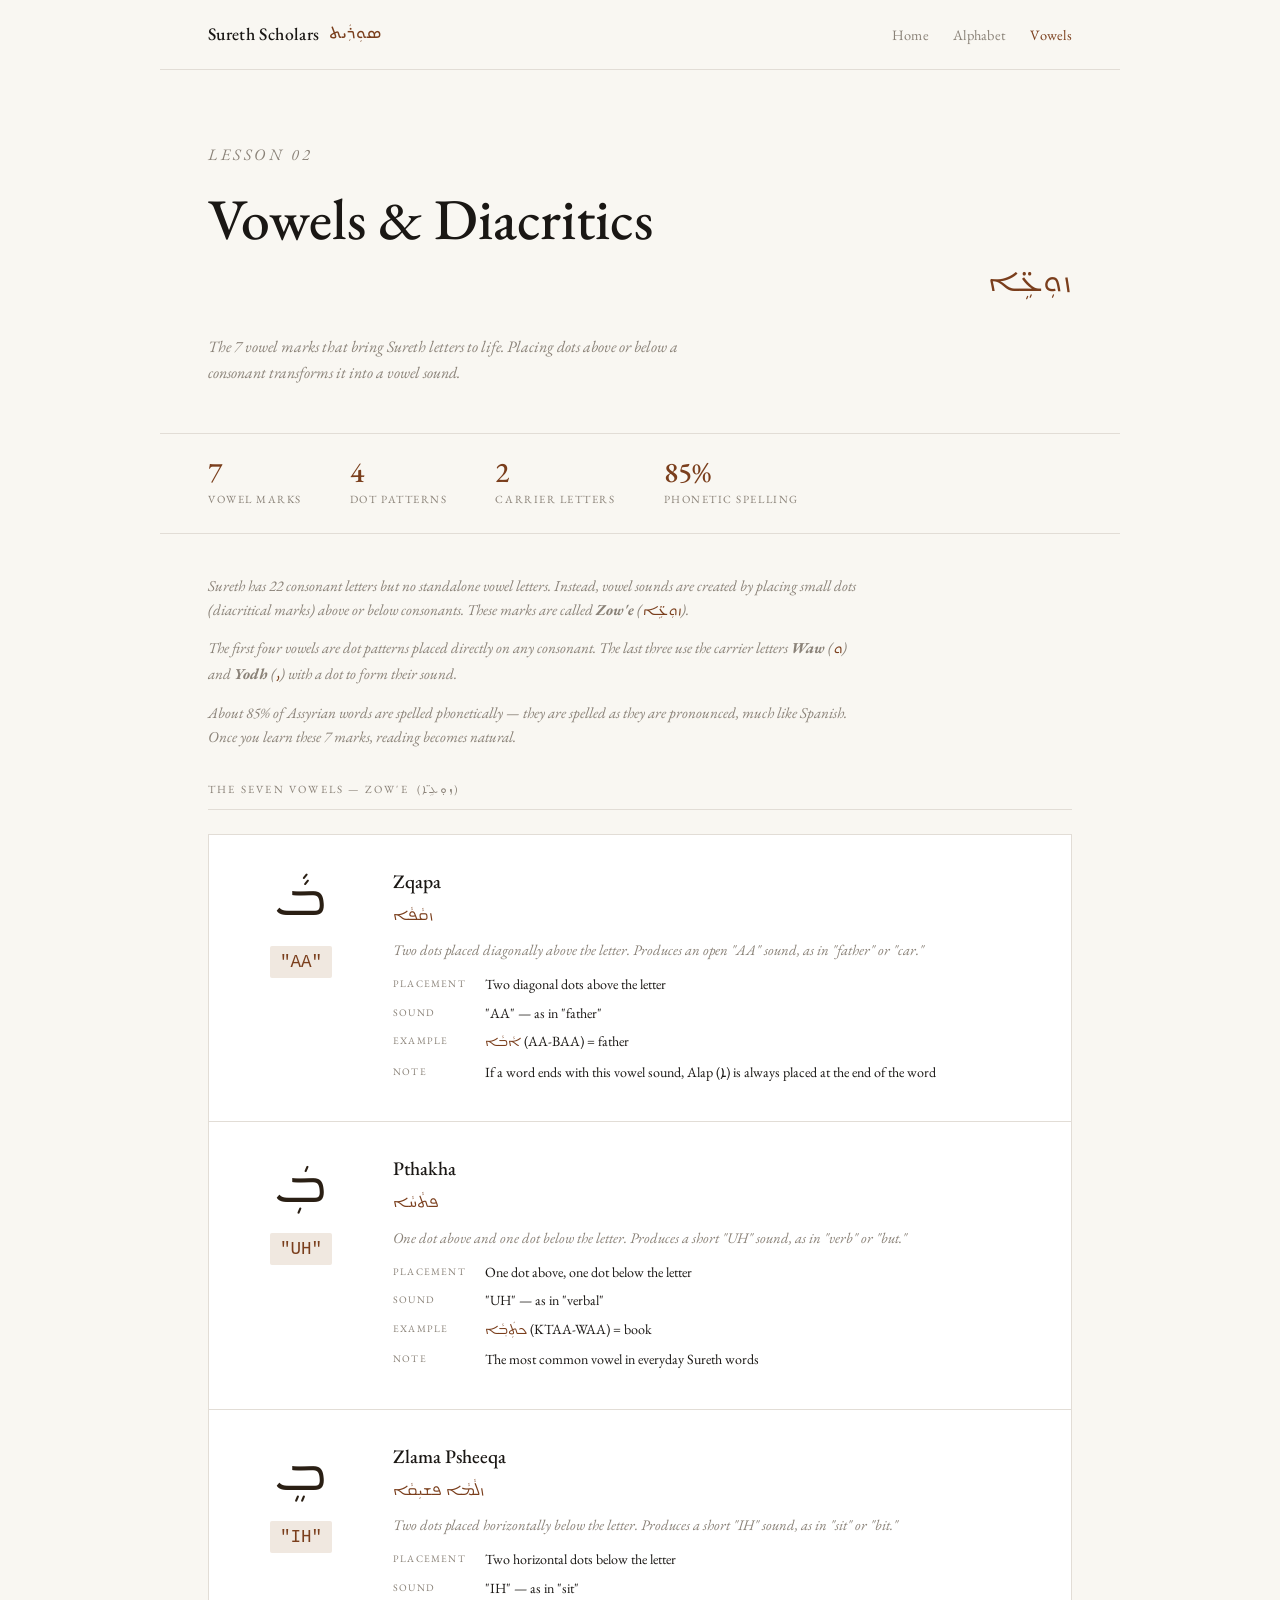
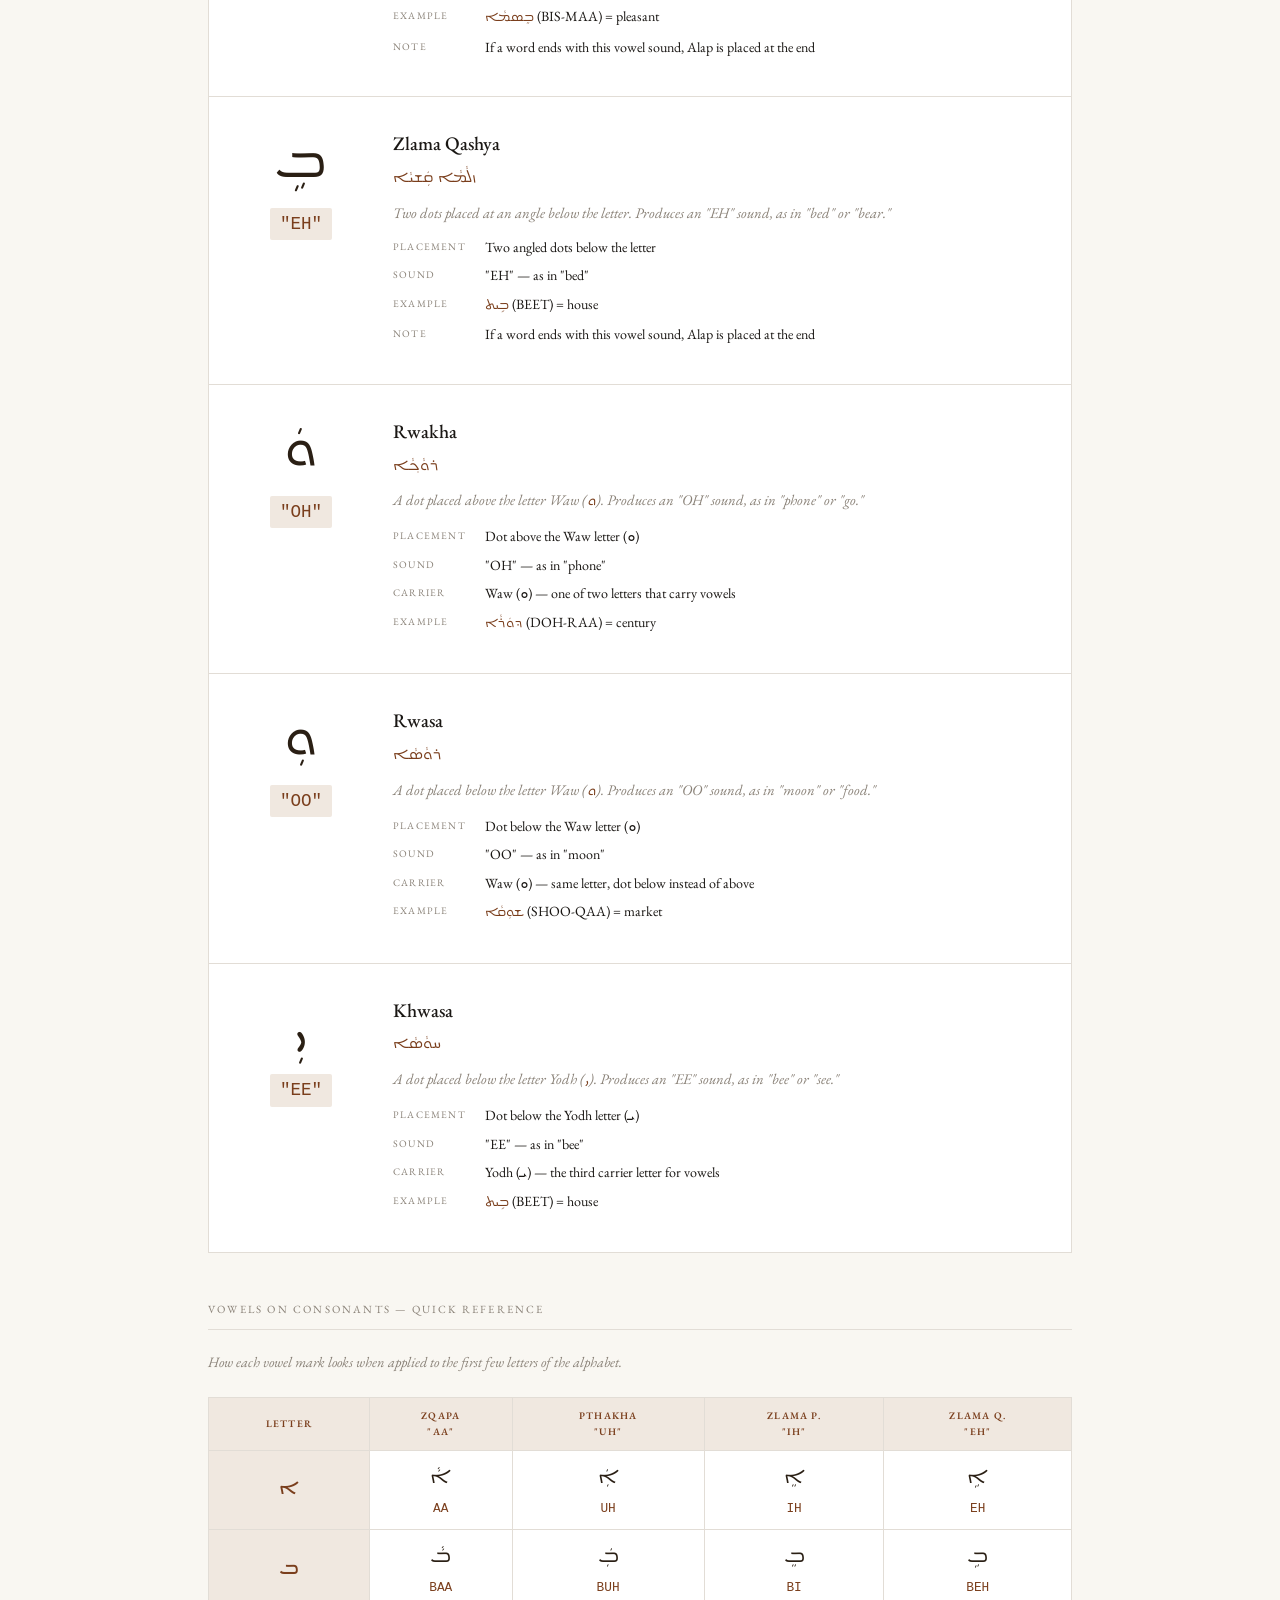
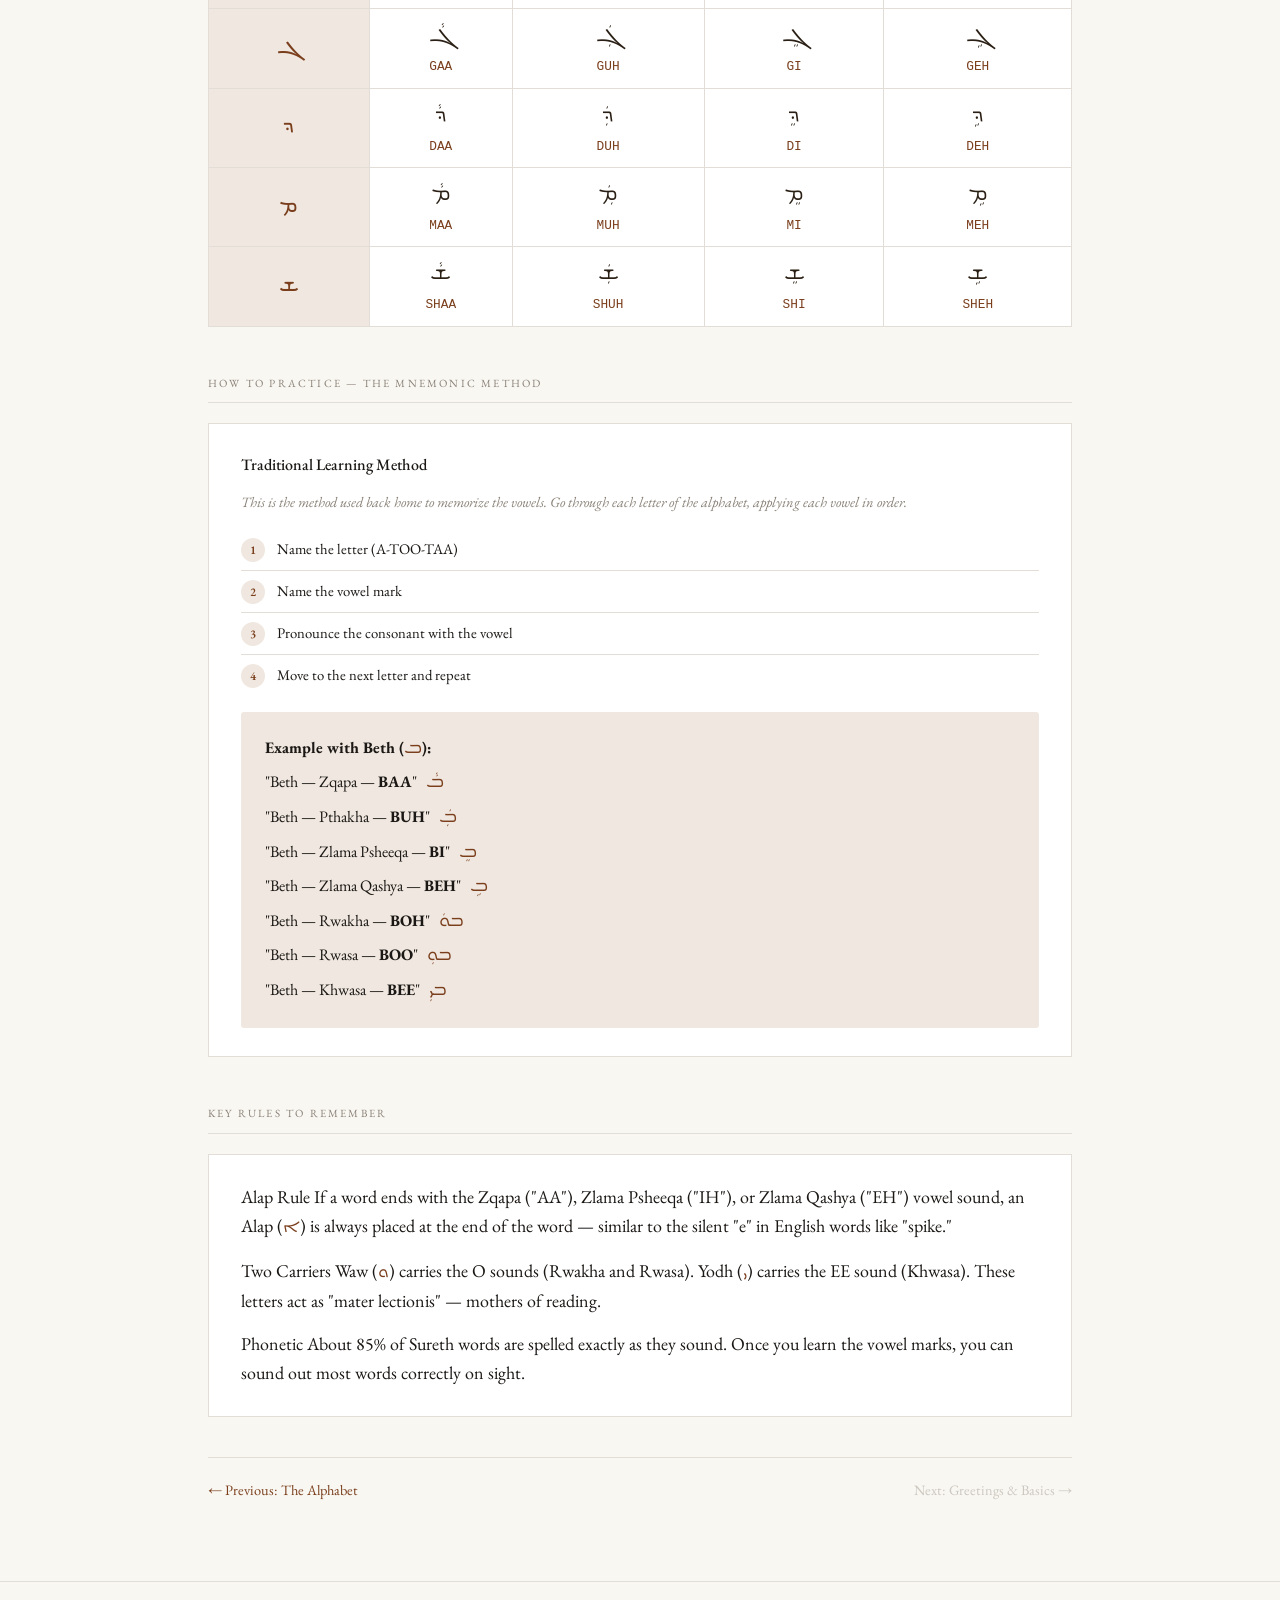
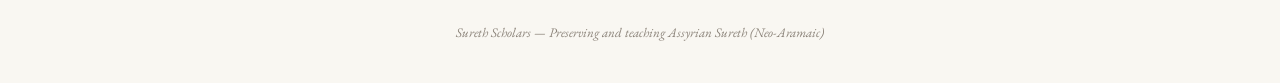
<file: lessons/02-vowels.html>
<!DOCTYPE html>
<html lang="en">
<head>
  <meta charset="UTF-8">
  <meta name="viewport" content="width=device-width, initial-scale=1.0">
  <title>Lesson 2: Vowels &amp; Diacritics — Sureth Scholars</title>
  <meta name="description" content="Master the 7 vowel marks (Zow'e) of Assyrian Sureth. Learn how diacritical dots transform consonants into vowel sounds.">
  <link rel="stylesheet" href="../css/style.css">
  <style>
    /* --- Vowel cards --- */
    .vowel-grid {
      display: grid;
      grid-template-columns: 1fr;
      gap: 1px;
      background: var(--border);
      border: 1px solid var(--border);
      margin-top: 1.5rem;
    }

    .vowel-card {
      background: var(--surface);
      padding: 32px;
      display: grid;
      grid-template-columns: 120px 1fr;
      gap: 32px;
      align-items: start;
      transition: background 0.15s;
    }

    .vowel-card:hover {
      background: var(--accent-light);
    }

    .vowel-display {
      text-align: center;
    }

    .vowel-display .syriac-example {
      font-family: var(--font-syriac);
      font-size: 3.5rem;
      color: var(--script);
      direction: rtl;
      line-height: 1.3;
      display: block;
      transition: color 0.15s;
    }

    .vowel-card:hover .syriac-example {
      color: var(--accent);
    }

    .vowel-display .sound-badge {
      font-family: 'Courier New', monospace;
      font-size: 1.1rem;
      font-weight: 500;
      color: var(--accent);
      background: var(--accent-light);
      display: inline-block;
      padding: 2px 10px;
      border-radius: 2px;
      margin-top: 6px;
    }

    .vowel-info h3 {
      font-size: 1.2rem;
      font-weight: 500;
      color: var(--text);
      margin-bottom: 2px;
    }

    .vowel-info .syriac-name {
      font-family: var(--font-syriac);
      font-size: 1rem;
      color: var(--accent);
      direction: rtl;
      display: inline-block;
      margin-bottom: 10px;
    }

    .vowel-info .description {
      font-size: 0.92rem;
      color: var(--muted);
      font-style: italic;
      margin-bottom: 12px;
      line-height: 1.5;
    }

    .vowel-info .detail-row {
      display: flex;
      gap: 12px;
      margin-bottom: 6px;
      font-size: 0.88rem;
    }

    .vowel-info .detail-label {
      font-size: 10px;
      letter-spacing: 0.12em;
      text-transform: uppercase;
      color: var(--muted);
      min-width: 80px;
      padding-top: 3px;
    }

    .vowel-info .detail-val {
      color: var(--text);
      flex: 1;
    }

    /* --- Combination grid --- */
    .combo-section {
      margin-top: 48px;
    }

    .combo-table {
      width: 100%;
      border-collapse: collapse;
      border: 1px solid var(--border);
      margin-top: 1rem;
      font-size: 0.9rem;
    }

    .combo-table th {
      background: var(--accent-light);
      color: var(--accent);
      font-size: 10px;
      letter-spacing: 0.12em;
      text-transform: uppercase;
      padding: 10px 8px;
      text-align: center;
      border: 1px solid var(--border);
      font-weight: 600;
    }

    .combo-table th.syriac-header {
      font-family: var(--font-syriac);
      font-size: 1.3rem;
      letter-spacing: 0;
      text-transform: none;
      direction: rtl;
      color: var(--script);
    }

    .combo-table td {
      padding: 10px 8px;
      text-align: center;
      border: 1px solid var(--border);
      background: var(--surface);
      transition: background 0.15s;
    }

    .combo-table tr:hover td {
      background: var(--accent-light);
    }

    .combo-table .combo-syriac {
      font-family: var(--font-syriac);
      font-size: 1.4rem;
      color: var(--script);
      direction: rtl;
    }

    .combo-table .combo-translit {
      font-family: 'Courier New', monospace;
      font-size: 0.8rem;
      color: var(--accent);
      display: block;
      margin-top: 2px;
    }

    .combo-table td.letter-cell-combo {
      background: var(--accent-light);
      font-family: var(--font-syriac);
      font-size: 1.3rem;
      color: var(--accent);
      direction: rtl;
      font-weight: 500;
    }

    /* --- Mnemonic section --- */
    .mnemonic-section {
      margin-top: 48px;
    }

    .mnemonic-box {
      background: var(--surface);
      border: 1px solid var(--border);
      padding: 28px 32px;
      margin-top: 1rem;
    }

    .mnemonic-box h3 {
      font-size: 1rem;
      font-weight: 500;
      margin-bottom: 12px;
    }

    .mnemonic-steps {
      list-style: none;
      counter-reset: step;
    }

    .mnemonic-steps li {
      counter-increment: step;
      padding: 8px 0;
      border-bottom: 1px solid var(--border);
      font-size: 0.92rem;
      color: var(--text);
    }

    .mnemonic-steps li:last-child {
      border-bottom: none;
    }

    .mnemonic-steps li::before {
      content: counter(step);
      display: inline-block;
      width: 24px;
      height: 24px;
      line-height: 24px;
      text-align: center;
      background: var(--accent-light);
      color: var(--accent);
      border-radius: 50%;
      font-size: 0.75rem;
      font-weight: 600;
      margin-right: 12px;
    }

    .mnemonic-example {
      background: var(--accent-light);
      padding: 20px 24px;
      margin-top: 16px;
      border-radius: 3px;
    }

    .mnemonic-example .example-text {
      font-size: 1rem;
      color: var(--text);
      line-height: 1.8;
    }

    .mnemonic-example .syriac-inline {
      font-family: var(--font-syriac);
      font-size: 1.2rem;
      color: var(--accent);
      direction: rtl;
    }

    /* --- Intro text --- */
    .lesson-intro {
      margin-bottom: 32px;
      max-width: 650px;
    }

    .lesson-intro p {
      font-size: 0.95rem;
      color: var(--muted);
      font-style: italic;
      margin-bottom: 12px;
      line-height: 1.6;
    }

    /* --- Lesson nav --- */
    .lesson-nav {
      display: flex;
      justify-content: space-between;
      align-items: center;
      margin-top: 40px;
      padding-top: 20px;
      border-top: 1px solid var(--border);
      font-size: 0.9rem;
    }

    .lesson-nav .disabled {
      color: var(--muted);
      opacity: 0.4;
      pointer-events: none;
    }

    /* --- Responsive --- */
    @media (max-width: 640px) {
      .vowel-card {
        grid-template-columns: 1fr;
        gap: 16px;
        padding: 24px;
      }

      .vowel-display {
        display: flex;
        align-items: center;
        gap: 12px;
      }

      .vowel-display .sound-badge {
        margin-top: 0;
      }

      .combo-table {
        font-size: 0.8rem;
      }

      .combo-table .combo-syriac {
        font-size: 1.1rem;
      }
    }
  </style>
</head>
<body>

  <nav class="nav">
    <a href="../index.html" class="nav-brand">
      Sureth Scholars
      <span class="syriac">ܣܘܼܪܲܝܬ</span>
    </a>
    <button class="nav-toggle" aria-label="Toggle navigation">&#9776;</button>
    <ul class="nav-links">
      <li><a href="../index.html">Home</a></li>
      <li><a href="01-alphabet.html">Alphabet</a></li>
      <li><a href="02-vowels.html" class="active">Vowels</a></li>
    </ul>
  </nav>

  <section class="hero">
    <p class="eyebrow">Lesson 02</p>
    <h1>Vowels &amp; Diacritics</h1>
    <span class="syriac-title">ܙܘܼܥܹ̈ܐ</span>
    <p>The 7 vowel marks that bring Sureth letters to life. Placing dots above or below a consonant transforms it into a vowel sound.</p>
  </section>

  <div class="stats">
    <div class="stat-item"><span class="stat-num">7</span><span class="stat-label">Vowel Marks</span></div>
    <div class="stat-item"><span class="stat-num">4</span><span class="stat-label">Dot Patterns</span></div>
    <div class="stat-item"><span class="stat-num">2</span><span class="stat-label">Carrier Letters</span></div>
    <div class="stat-item"><span class="stat-num">85%</span><span class="stat-label">Phonetic Spelling</span></div>
  </div>

  <section class="section">
    <div class="lesson-intro">
      <p>Sureth has 22 consonant letters but no standalone vowel letters. Instead, vowel sounds are created by placing small dots (diacritical marks) above or below consonants. These marks are called <strong>Zow'e</strong> (<span style="font-family: var(--font-syriac); direction: rtl; color: var(--accent);">ܙܘܼܥܹ̈ܐ</span>).</p>
      <p>The first four vowels are dot patterns placed directly on any consonant. The last three use the carrier letters <strong>Waw</strong> (<span style="font-family: var(--font-syriac); color: var(--accent);">ܘ</span>) and <strong>Yodh</strong> (<span style="font-family: var(--font-syriac); color: var(--accent);">ܝ</span>) with a dot to form their sound.</p>
      <p>About 85% of Assyrian words are spelled phonetically &mdash; they are spelled as they are pronounced, much like Spanish. Once you learn these 7 marks, reading becomes natural.</p>
    </div>

    <p class="section-title">The Seven Vowels &mdash; Zow'e &nbsp;(ܙܘܼܥܹ̈ܐ)</p>

    <div class="vowel-grid">

      <!-- 1. Zqapa -->
      <div class="vowel-card">
        <div class="vowel-display">
          <span class="syriac-example">ܒܵ</span>
          <span class="sound-badge">"AA"</span>
        </div>
        <div class="vowel-info">
          <h3>Zqapa</h3>
          <span class="syriac-name">ܙܩܵܦܵܐ</span>
          <p class="description">Two dots placed diagonally above the letter. Produces an open "AA" sound, as in "f<em>a</em>ther" or "c<em>a</em>r."</p>
          <div class="detail-row"><span class="detail-label">Placement</span><span class="detail-val">Two diagonal dots above the letter</span></div>
          <div class="detail-row"><span class="detail-label">Sound</span><span class="detail-val">"AA" &mdash; as in "father"</span></div>
          <div class="detail-row"><span class="detail-label">Example</span><span class="detail-val"><span style="font-family: var(--font-syriac); direction: rtl; color: var(--accent);">ܐܵܒܵܐ</span> (AA-BAA) = father</span></div>
          <div class="detail-row"><span class="detail-label">Note</span><span class="detail-val">If a word ends with this vowel sound, Alap (ܐ) is always placed at the end of the word</span></div>
        </div>
      </div>

      <!-- 2. Pthakha -->
      <div class="vowel-card">
        <div class="vowel-display">
          <span class="syriac-example">ܒܲ</span>
          <span class="sound-badge">"UH"</span>
        </div>
        <div class="vowel-info">
          <h3>Pthakha</h3>
          <span class="syriac-name">ܦܬܵܚܵܐ</span>
          <p class="description">One dot above and one dot below the letter. Produces a short "UH" sound, as in "v<em>e</em>rb" or "b<em>u</em>t."</p>
          <div class="detail-row"><span class="detail-label">Placement</span><span class="detail-val">One dot above, one dot below the letter</span></div>
          <div class="detail-row"><span class="detail-label">Sound</span><span class="detail-val">"UH" &mdash; as in "verbal"</span></div>
          <div class="detail-row"><span class="detail-label">Example</span><span class="detail-val"><span style="font-family: var(--font-syriac); direction: rtl; color: var(--accent);">ܟܬܲܒ݂ܵܐ</span> (KTAA-WAA) = book</span></div>
          <div class="detail-row"><span class="detail-label">Note</span><span class="detail-val">The most common vowel in everyday Sureth words</span></div>
        </div>
      </div>

      <!-- 3. Zlama Psheeqa -->
      <div class="vowel-card">
        <div class="vowel-display">
          <span class="syriac-example">ܒܸ</span>
          <span class="sound-badge">"IH"</span>
        </div>
        <div class="vowel-info">
          <h3>Zlama Psheeqa</h3>
          <span class="syriac-name">ܙܠܵܡܵܐ ܦܫܝܼܩܵܐ</span>
          <p class="description">Two dots placed horizontally below the letter. Produces a short "IH" sound, as in "s<em>i</em>t" or "b<em>i</em>t."</p>
          <div class="detail-row"><span class="detail-label">Placement</span><span class="detail-val">Two horizontal dots below the letter</span></div>
          <div class="detail-row"><span class="detail-label">Sound</span><span class="detail-val">"IH" &mdash; as in "sit"</span></div>
          <div class="detail-row"><span class="detail-label">Example</span><span class="detail-val"><span style="font-family: var(--font-syriac); direction: rtl; color: var(--accent);">ܒܸܣܡܵܐ</span> (BIS-MAA) = pleasant</span></div>
          <div class="detail-row"><span class="detail-label">Note</span><span class="detail-val">If a word ends with this vowel sound, Alap is placed at the end</span></div>
        </div>
      </div>

      <!-- 4. Zlama Qashya -->
      <div class="vowel-card">
        <div class="vowel-display">
          <span class="syriac-example">ܒܹ</span>
          <span class="sound-badge">"EH"</span>
        </div>
        <div class="vowel-info">
          <h3>Zlama Qashya</h3>
          <span class="syriac-name">ܙܠܵܡܵܐ ܩܲܫܝܵܐ</span>
          <p class="description">Two dots placed at an angle below the letter. Produces an "EH" sound, as in "b<em>e</em>d" or "b<em>ea</em>r."</p>
          <div class="detail-row"><span class="detail-label">Placement</span><span class="detail-val">Two angled dots below the letter</span></div>
          <div class="detail-row"><span class="detail-label">Sound</span><span class="detail-val">"EH" &mdash; as in "bed"</span></div>
          <div class="detail-row"><span class="detail-label">Example</span><span class="detail-val"><span style="font-family: var(--font-syriac); direction: rtl; color: var(--accent);">ܒܹܝܬ</span> (BEET) = house</span></div>
          <div class="detail-row"><span class="detail-label">Note</span><span class="detail-val">If a word ends with this vowel sound, Alap is placed at the end</span></div>
        </div>
      </div>

      <!-- 5. Rwakha -->
      <div class="vowel-card">
        <div class="vowel-display">
          <span class="syriac-example">ܘܿ</span>
          <span class="sound-badge">"OH"</span>
        </div>
        <div class="vowel-info">
          <h3>Rwakha</h3>
          <span class="syriac-name">ܪܘܵܟ݂ܵܐ</span>
          <p class="description">A dot placed above the letter Waw (<span style="font-family: var(--font-syriac); color: var(--accent);">ܘ</span>). Produces an "OH" sound, as in "ph<em>o</em>ne" or "g<em>o</em>."</p>
          <div class="detail-row"><span class="detail-label">Placement</span><span class="detail-val">Dot above the Waw letter (ܘ)</span></div>
          <div class="detail-row"><span class="detail-label">Sound</span><span class="detail-val">"OH" &mdash; as in "phone"</span></div>
          <div class="detail-row"><span class="detail-label">Carrier</span><span class="detail-val">Waw (ܘ) &mdash; one of two letters that carry vowels</span></div>
          <div class="detail-row"><span class="detail-label">Example</span><span class="detail-val"><span style="font-family: var(--font-syriac); direction: rtl; color: var(--accent);">ܕܘܿܪܵܐ</span> (DOH-RAA) = century</span></div>
        </div>
      </div>

      <!-- 6. Rwasa -->
      <div class="vowel-card">
        <div class="vowel-display">
          <span class="syriac-example">ܘܼ</span>
          <span class="sound-badge">"OO"</span>
        </div>
        <div class="vowel-info">
          <h3>Rwasa</h3>
          <span class="syriac-name">ܪܘܵܣܵܐ</span>
          <p class="description">A dot placed below the letter Waw (<span style="font-family: var(--font-syriac); color: var(--accent);">ܘ</span>). Produces an "OO" sound, as in "m<em>oo</em>n" or "f<em>oo</em>d."</p>
          <div class="detail-row"><span class="detail-label">Placement</span><span class="detail-val">Dot below the Waw letter (ܘ)</span></div>
          <div class="detail-row"><span class="detail-label">Sound</span><span class="detail-val">"OO" &mdash; as in "moon"</span></div>
          <div class="detail-row"><span class="detail-label">Carrier</span><span class="detail-val">Waw (ܘ) &mdash; same letter, dot below instead of above</span></div>
          <div class="detail-row"><span class="detail-label">Example</span><span class="detail-val"><span style="font-family: var(--font-syriac); direction: rtl; color: var(--accent);">ܫܘܼܩܵܐ</span> (SHOO-QAA) = market</span></div>
        </div>
      </div>

      <!-- 7. Khwasa -->
      <div class="vowel-card">
        <div class="vowel-display">
          <span class="syriac-example">ܝܼ</span>
          <span class="sound-badge">"EE"</span>
        </div>
        <div class="vowel-info">
          <h3>Khwasa</h3>
          <span class="syriac-name">ܚܘܵܣܵܐ</span>
          <p class="description">A dot placed below the letter Yodh (<span style="font-family: var(--font-syriac); color: var(--accent);">ܝ</span>). Produces an "EE" sound, as in "b<em>ee</em>" or "s<em>ee</em>."</p>
          <div class="detail-row"><span class="detail-label">Placement</span><span class="detail-val">Dot below the Yodh letter (ܝ)</span></div>
          <div class="detail-row"><span class="detail-label">Sound</span><span class="detail-val">"EE" &mdash; as in "bee"</span></div>
          <div class="detail-row"><span class="detail-label">Carrier</span><span class="detail-val">Yodh (ܝ) &mdash; the third carrier letter for vowels</span></div>
          <div class="detail-row"><span class="detail-label">Example</span><span class="detail-val"><span style="font-family: var(--font-syriac); direction: rtl; color: var(--accent);">ܒܹܝܬ</span> (BEET) = house</span></div>
        </div>
      </div>

    </div>

    <!-- Combination table -->
    <div class="combo-section">
      <p class="section-title">Vowels on Consonants &mdash; Quick Reference</p>
      <p style="font-size: 0.9rem; color: var(--muted); font-style: italic; margin-bottom: 8px;">How each vowel mark looks when applied to the first few letters of the alphabet.</p>

      <div style="overflow-x: auto;">
        <table class="combo-table">
          <thead>
            <tr>
              <th>Letter</th>
              <th>Zqapa<br>"AA"</th>
              <th>Pthakha<br>"UH"</th>
              <th>Zlama P.<br>"IH"</th>
              <th>Zlama Q.<br>"EH"</th>
            </tr>
          </thead>
          <tbody>
            <tr>
              <td class="letter-cell-combo">ܐ</td>
              <td><span class="combo-syriac">ܐܵ</span><span class="combo-translit">AA</span></td>
              <td><span class="combo-syriac">ܐܲ</span><span class="combo-translit">UH</span></td>
              <td><span class="combo-syriac">ܐܸ</span><span class="combo-translit">IH</span></td>
              <td><span class="combo-syriac">ܐܹ</span><span class="combo-translit">EH</span></td>
            </tr>
            <tr>
              <td class="letter-cell-combo">ܒ</td>
              <td><span class="combo-syriac">ܒܵ</span><span class="combo-translit">BAA</span></td>
              <td><span class="combo-syriac">ܒܲ</span><span class="combo-translit">BUH</span></td>
              <td><span class="combo-syriac">ܒܸ</span><span class="combo-translit">BI</span></td>
              <td><span class="combo-syriac">ܒܹ</span><span class="combo-translit">BEH</span></td>
            </tr>
            <tr>
              <td class="letter-cell-combo">ܓ</td>
              <td><span class="combo-syriac">ܓܵ</span><span class="combo-translit">GAA</span></td>
              <td><span class="combo-syriac">ܓܲ</span><span class="combo-translit">GUH</span></td>
              <td><span class="combo-syriac">ܓܸ</span><span class="combo-translit">GI</span></td>
              <td><span class="combo-syriac">ܓܹ</span><span class="combo-translit">GEH</span></td>
            </tr>
            <tr>
              <td class="letter-cell-combo">ܕ</td>
              <td><span class="combo-syriac">ܕܵ</span><span class="combo-translit">DAA</span></td>
              <td><span class="combo-syriac">ܕܲ</span><span class="combo-translit">DUH</span></td>
              <td><span class="combo-syriac">ܕܸ</span><span class="combo-translit">DI</span></td>
              <td><span class="combo-syriac">ܕܹ</span><span class="combo-translit">DEH</span></td>
            </tr>
            <tr>
              <td class="letter-cell-combo">ܡ</td>
              <td><span class="combo-syriac">ܡܵ</span><span class="combo-translit">MAA</span></td>
              <td><span class="combo-syriac">ܡܲ</span><span class="combo-translit">MUH</span></td>
              <td><span class="combo-syriac">ܡܸ</span><span class="combo-translit">MI</span></td>
              <td><span class="combo-syriac">ܡܹ</span><span class="combo-translit">MEH</span></td>
            </tr>
            <tr>
              <td class="letter-cell-combo">ܫ</td>
              <td><span class="combo-syriac">ܫܵ</span><span class="combo-translit">SHAA</span></td>
              <td><span class="combo-syriac">ܫܲ</span><span class="combo-translit">SHUH</span></td>
              <td><span class="combo-syriac">ܫܸ</span><span class="combo-translit">SHI</span></td>
              <td><span class="combo-syriac">ܫܹ</span><span class="combo-translit">SHEH</span></td>
            </tr>
          </tbody>
        </table>
      </div>
    </div>

    <!-- Mnemonic section -->
    <div class="mnemonic-section">
      <p class="section-title">How to Practice &mdash; The Mnemonic Method</p>
      <div class="mnemonic-box">
        <h3>Traditional Learning Method</h3>
        <p style="font-size: 0.9rem; color: var(--muted); font-style: italic; margin-bottom: 16px;">This is the method used back home to memorize the vowels. Go through each letter of the alphabet, applying each vowel in order.</p>
        <ol class="mnemonic-steps">
          <li>Name the letter (A-TOO-TAA)</li>
          <li>Name the vowel mark</li>
          <li>Pronounce the consonant with the vowel</li>
          <li>Move to the next letter and repeat</li>
        </ol>
        <div class="mnemonic-example">
          <p class="example-text">
            <strong>Example with Beth (</strong><span class="syriac-inline">ܒ</span><strong>):</strong><br>
            "Beth &mdash; Zqapa &mdash; <strong>BAA</strong>" &nbsp;
            <span class="syriac-inline">ܒܵ</span><br>
            "Beth &mdash; Pthakha &mdash; <strong>BUH</strong>" &nbsp;
            <span class="syriac-inline">ܒܲ</span><br>
            "Beth &mdash; Zlama Psheeqa &mdash; <strong>BI</strong>" &nbsp;
            <span class="syriac-inline">ܒܸ</span><br>
            "Beth &mdash; Zlama Qashya &mdash; <strong>BEH</strong>" &nbsp;
            <span class="syriac-inline">ܒܹ</span><br>
            "Beth &mdash; Rwakha &mdash; <strong>BOH</strong>" &nbsp;
            <span class="syriac-inline">ܒܘܿ</span><br>
            "Beth &mdash; Rwasa &mdash; <strong>BOO</strong>" &nbsp;
            <span class="syriac-inline">ܒܘܼ</span><br>
            "Beth &mdash; Khwasa &mdash; <strong>BEE</strong>" &nbsp;
            <span class="syriac-inline">ܒܝܼ</span>
          </p>
        </div>
      </div>
    </div>

    <!-- Key rules -->
    <div class="combo-section">
      <p class="section-title">Key Rules to Remember</p>
      <div class="mnemonic-box">
        <div class="detail-row" style="margin-bottom: 14px;">
          <span class="detail-label" style="min-width: 100px;">Alap Rule</span>
          <span class="detail-val">If a word ends with the Zqapa ("AA"), Zlama Psheeqa ("IH"), or Zlama Qashya ("EH") vowel sound, an Alap (<span style="font-family: var(--font-syriac); color: var(--accent);">ܐ</span>) is always placed at the end of the word &mdash; similar to the silent "e" in English words like "spike."</span>
        </div>
        <div class="detail-row" style="margin-bottom: 14px;">
          <span class="detail-label" style="min-width: 100px;">Two Carriers</span>
          <span class="detail-val">Waw (<span style="font-family: var(--font-syriac); color: var(--accent);">ܘ</span>) carries the O sounds (Rwakha and Rwasa). Yodh (<span style="font-family: var(--font-syriac); color: var(--accent);">ܝ</span>) carries the EE sound (Khwasa). These letters act as "mater lectionis" &mdash; mothers of reading.</span>
        </div>
        <div class="detail-row">
          <span class="detail-label" style="min-width: 100px;">Phonetic</span>
          <span class="detail-val">About 85% of Sureth words are spelled exactly as they sound. Once you learn the vowel marks, you can sound out most words correctly on sight.</span>
        </div>
      </div>
    </div>

    <div class="lesson-nav">
      <a href="01-alphabet.html">&larr; Previous: The Alphabet</a>
      <span class="disabled">Next: Greetings &amp; Basics &rarr;</span>
    </div>
  </section>

  <footer class="footer">
    Sureth Scholars &mdash; Preserving and teaching Assyrian Sureth (Neo-Aramaic)
  </footer>

  <script src="../js/main.js"></script>
</body>
</html>
</file>
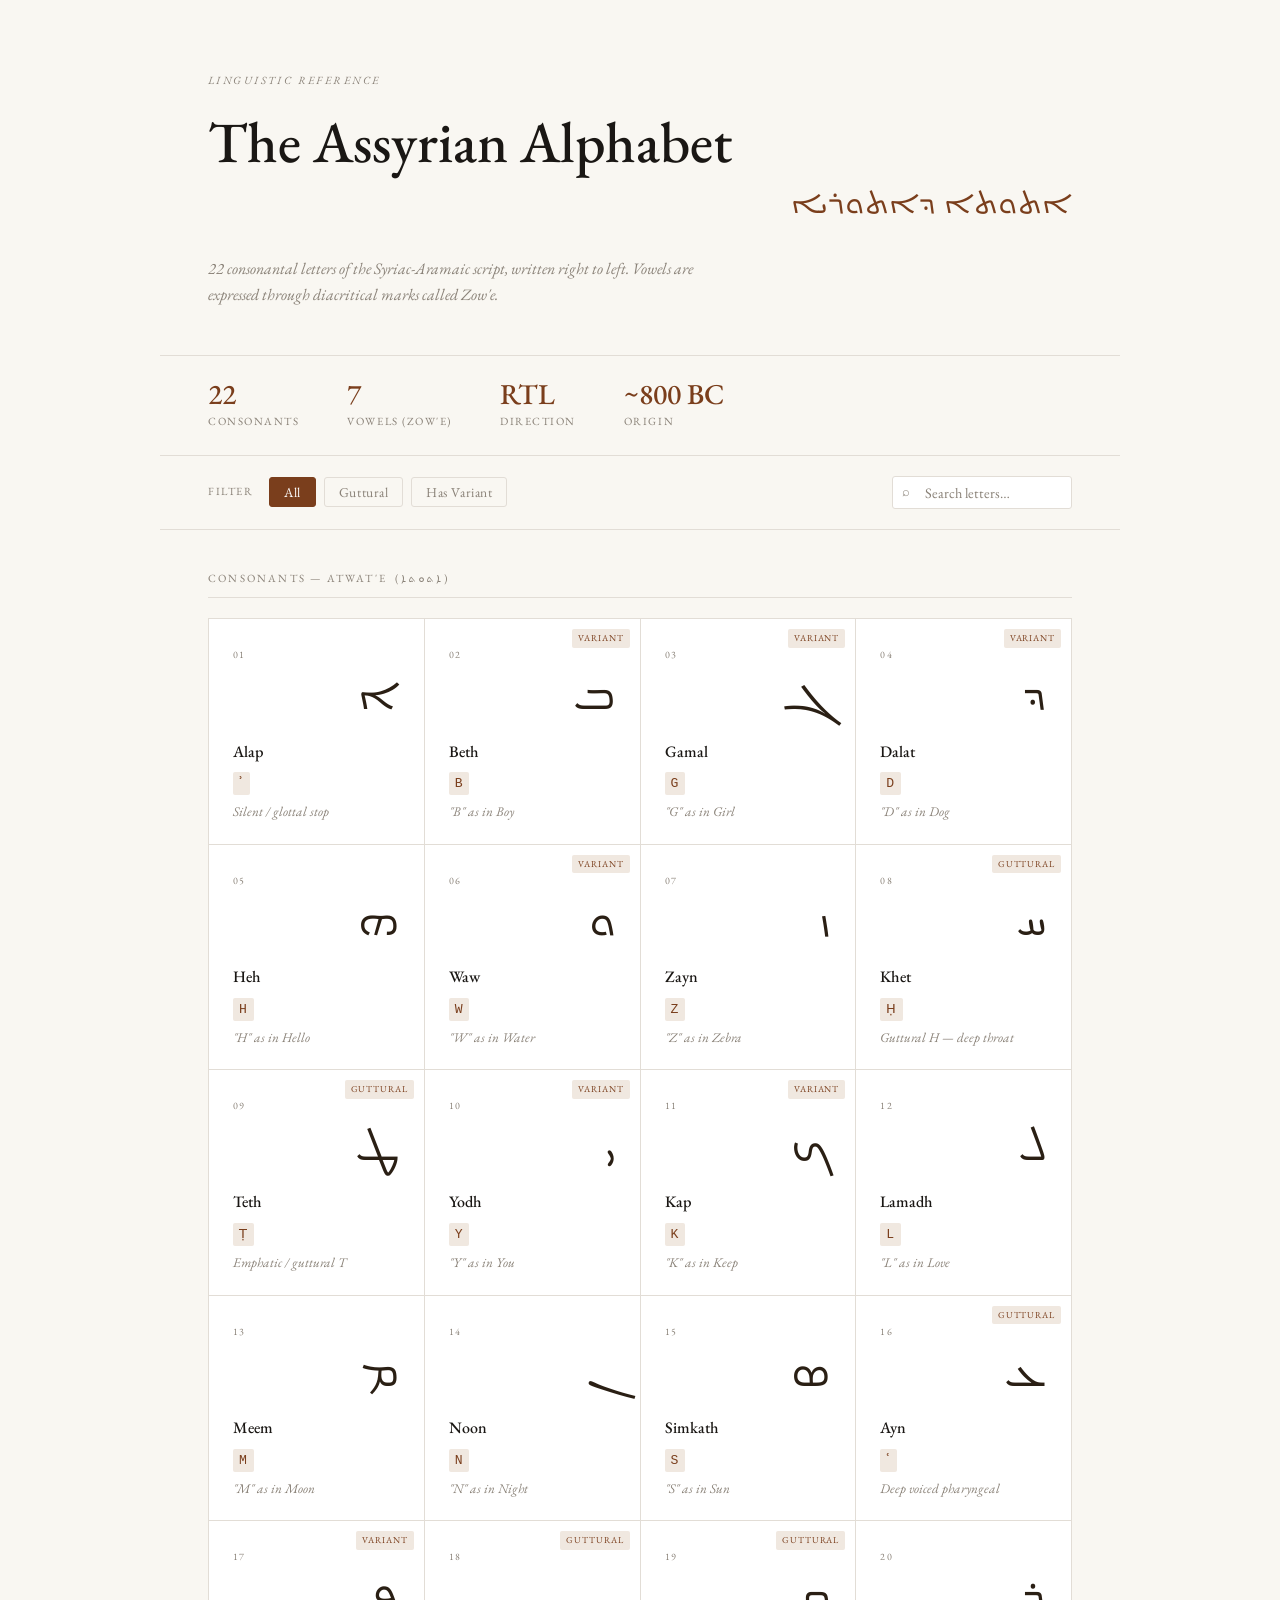
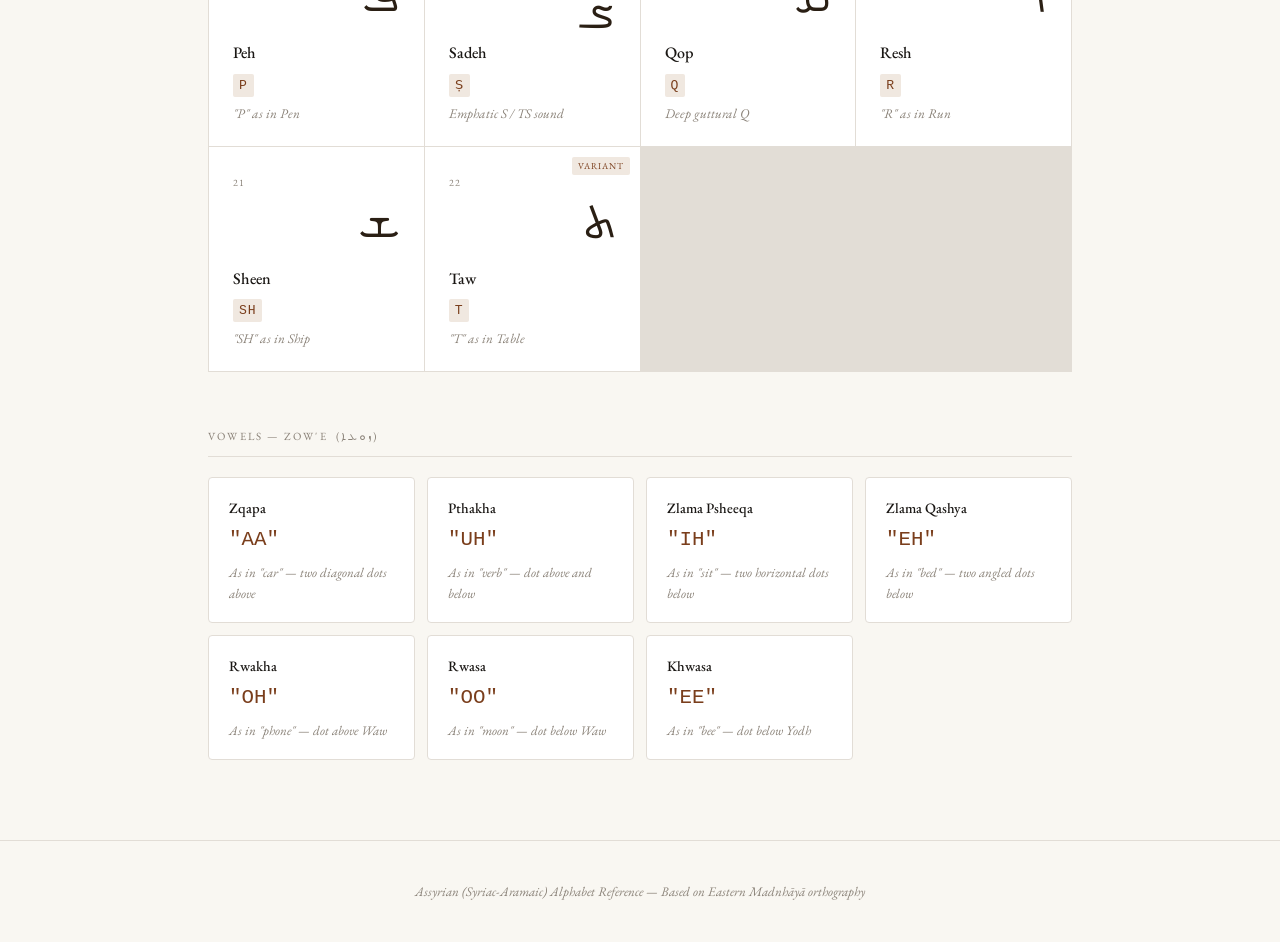
<file: site/alphabet.html>
<!DOCTYPE html>
<html lang="en">
<head>
  <meta charset="UTF-8" />
  <meta name="viewport" content="width=device-width, initial-scale=1.0"/>
  <title>Assyrian Alphabet — Atwat'e</title>
  <link href="https://fonts.googleapis.com/css2?family=EB+Garamond:ital,wght@0,400;0,500;1,400&family=Noto+Sans+Syriac&display=swap" rel="stylesheet"/>
  <style>
    *, *::before, *::after { box-sizing: border-box; margin: 0; padding: 0; }

    :root {
      --bg: #f9f7f2;
      --surface: #ffffff;
      --border: #e2ddd6;
      --text: #1a1714;
      --muted: #8a8278;
      --accent: #7a3e1c;
      --accent-light: #f0e8e0;
      --script: #2a1f14;
    }

    html { scroll-behavior: smooth; }

    body {
      background: var(--bg);
      color: var(--text);
      font-family: 'EB Garamond', Georgia, serif;
      font-size: 18px;
      line-height: 1.6;
      min-height: 100vh;
    }

    /* HEADER */
    header {
      padding: 72px 48px 48px;
      max-width: 960px;
      margin: 0 auto;
      border-bottom: 1px solid var(--border);
    }

    .header-eyebrow {
      font-size: 11px;
      letter-spacing: 0.22em;
      text-transform: uppercase;
      color: var(--muted);
      margin-bottom: 20px;
    }

    header h1 {
      font-size: clamp(2rem, 5vw, 3.6rem);
      font-weight: 500;
      line-height: 1.1;
      color: var(--text);
      margin-bottom: 8px;
    }

    .header-syriac {
      font-family: 'Noto Sans Syriac', serif;
      font-size: clamp(1.4rem, 3vw, 2rem);
      color: var(--accent);
      direction: rtl;
      display: block;
      margin-bottom: 24px;
    }

    header p {
      font-size: 1rem;
      color: var(--muted);
      max-width: 520px;
      font-style: italic;
    }

    /* STATS BAR */
    .stats {
      max-width: 960px;
      margin: 0 auto;
      padding: 24px 48px;
      display: flex;
      gap: 48px;
      border-bottom: 1px solid var(--border);
    }

    .stat-item {
      display: flex;
      flex-direction: column;
    }

    .stat-num {
      font-size: 1.8rem;
      font-weight: 500;
      color: var(--accent);
      line-height: 1;
    }

    .stat-label {
      font-size: 11px;
      letter-spacing: 0.14em;
      text-transform: uppercase;
      color: var(--muted);
      margin-top: 4px;
    }

    /* FILTER BAR */
    .filter-bar {
      max-width: 960px;
      margin: 0 auto;
      padding: 20px 48px;
      display: flex;
      align-items: center;
      gap: 8px;
      border-bottom: 1px solid var(--border);
    }

    .filter-label {
      font-size: 11px;
      letter-spacing: 0.14em;
      text-transform: uppercase;
      color: var(--muted);
      margin-right: 8px;
    }

    .filter-btn {
      background: none;
      border: 1px solid var(--border);
      border-radius: 3px;
      padding: 5px 14px;
      font-family: 'EB Garamond', serif;
      font-size: 0.85rem;
      color: var(--muted);
      cursor: pointer;
      transition: all 0.18s;
      letter-spacing: 0.04em;
    }

    .filter-btn:hover, .filter-btn.active {
      background: var(--accent);
      border-color: var(--accent);
      color: white;
    }

    /* SEARCH */
    .search-wrap {
      margin-left: auto;
      position: relative;
    }

    .search-wrap input {
      font-family: 'EB Garamond', serif;
      font-size: 0.9rem;
      padding: 6px 14px 6px 32px;
      border: 1px solid var(--border);
      border-radius: 3px;
      background: white;
      color: var(--text);
      outline: none;
      width: 180px;
      transition: border-color 0.18s;
    }

    .search-wrap input:focus { border-color: var(--accent); }
    .search-wrap input::placeholder { color: var(--muted); }

    .search-icon {
      position: absolute;
      left: 10px;
      top: 50%;
      transform: translateY(-50%);
      color: var(--muted);
      font-size: 13px;
      pointer-events: none;
    }

    /* GRID */
    main {
      max-width: 960px;
      margin: 0 auto;
      padding: 40px 48px 80px;
    }

    .alphabet-grid {
      display: grid;
      grid-template-columns: repeat(auto-fill, minmax(180px, 1fr));
      gap: 1px;
      background: var(--border);
      border: 1px solid var(--border);
    }

    .letter-card {
      background: var(--surface);
      padding: 28px 24px 22px;
      cursor: pointer;
      transition: background 0.15s;
      position: relative;
      overflow: hidden;
    }

    .letter-card:hover {
      background: var(--accent-light);
      z-index: 1;
    }

    .letter-card.hidden { display: none; }

    .card-number {
      font-size: 10px;
      letter-spacing: 0.14em;
      color: var(--muted);
      margin-bottom: 12px;
      font-style: normal;
    }

    .card-script {
      font-family: 'Noto Sans Syriac', serif;
      font-size: 2.8rem;
      color: var(--script);
      direction: rtl;
      line-height: 1.1;
      display: block;
      margin-bottom: 14px;
      transition: color 0.15s;
    }

    .letter-card:hover .card-script { color: var(--accent); }

    .card-name {
      font-size: 1rem;
      font-weight: 500;
      color: var(--text);
      margin-bottom: 3px;
    }

    .card-transliteration {
      font-size: 0.82rem;
      font-family: 'Courier New', monospace;
      color: var(--accent);
      letter-spacing: 0.06em;
      background: var(--accent-light);
      display: inline-block;
      padding: 1px 6px;
      border-radius: 2px;
      margin-bottom: 8px;
    }

    .card-sound {
      font-size: 0.83rem;
      color: var(--muted);
      font-style: italic;
      line-height: 1.4;
    }

    .card-tag {
      position: absolute;
      top: 10px;
      right: 10px;
      font-size: 9px;
      letter-spacing: 0.1em;
      text-transform: uppercase;
      padding: 2px 6px;
      border-radius: 2px;
      background: var(--accent-light);
      color: var(--accent);
    }

    /* VOWELS SECTION */
    .section-title {
      font-size: 11px;
      letter-spacing: 0.2em;
      text-transform: uppercase;
      color: var(--muted);
      margin-bottom: 20px;
      padding-bottom: 10px;
      border-bottom: 1px solid var(--border);
    }

    .vowels-section {
      margin-top: 56px;
    }

    .vowel-grid {
      display: grid;
      grid-template-columns: repeat(auto-fill, minmax(200px, 1fr));
      gap: 12px;
    }

    .vowel-card {
      background: white;
      border: 1px solid var(--border);
      border-radius: 4px;
      padding: 18px 20px;
    }

    .vowel-name {
      font-size: 0.9rem;
      font-weight: 500;
      margin-bottom: 4px;
    }

    .vowel-sound {
      font-size: 1.3rem;
      font-weight: 500;
      color: var(--accent);
      font-family: 'Courier New', monospace;
      margin-bottom: 6px;
    }

    .vowel-desc {
      font-size: 0.82rem;
      color: var(--muted);
      font-style: italic;
    }

    /* DETAIL MODAL */
    .modal-overlay {
      display: none;
      position: fixed;
      inset: 0;
      background: rgba(26,23,20,0.55);
      z-index: 100;
      align-items: center;
      justify-content: center;
    }

    .modal-overlay.open { display: flex; }

    .modal {
      background: var(--surface);
      width: 90%;
      max-width: 440px;
      border: 1px solid var(--border);
      padding: 48px;
      position: relative;
      animation: fadeUp 0.22s ease;
    }

    @keyframes fadeUp {
      from { opacity: 0; transform: translateY(12px); }
      to   { opacity: 1; transform: translateY(0); }
    }

    .modal-close {
      position: absolute;
      top: 16px; right: 20px;
      background: none;
      border: none;
      font-size: 1.2rem;
      color: var(--muted);
      cursor: pointer;
    }

    .modal-close:hover { color: var(--text); }

    .modal-num {
      font-size: 11px;
      letter-spacing: 0.18em;
      text-transform: uppercase;
      color: var(--muted);
      margin-bottom: 12px;
    }

    .modal-script {
      font-family: 'Noto Sans Syriac', serif;
      font-size: 5rem;
      color: var(--accent);
      direction: rtl;
      display: block;
      margin-bottom: 16px;
      line-height: 1;
    }

    .modal-name {
      font-size: 1.8rem;
      font-weight: 500;
      margin-bottom: 6px;
    }

    .modal-translit {
      font-family: 'Courier New', monospace;
      font-size: 1rem;
      color: var(--accent);
      background: var(--accent-light);
      display: inline-block;
      padding: 3px 10px;
      border-radius: 3px;
      margin-bottom: 18px;
    }

    .modal-divider {
      border: none;
      border-top: 1px solid var(--border);
      margin: 18px 0;
    }

    .modal-row {
      display: flex;
      gap: 16px;
      margin-bottom: 10px;
    }

    .modal-row-label {
      font-size: 11px;
      letter-spacing: 0.12em;
      text-transform: uppercase;
      color: var(--muted);
      min-width: 90px;
      padding-top: 2px;
    }

    .modal-row-val {
      font-size: 0.95rem;
      color: var(--text);
      flex: 1;
    }

    /* FOOTER */
    footer {
      text-align: center;
      padding: 40px;
      color: var(--muted);
      font-size: 0.82rem;
      font-style: italic;
      border-top: 1px solid var(--border);
    }

    /* RESPONSIVE */
    @media (max-width: 640px) {
      header, .stats, .filter-bar, main { padding-left: 24px; padding-right: 24px; }
      header { padding-top: 48px; }
      .stats { flex-wrap: wrap; gap: 24px; }
      .filter-bar { flex-wrap: wrap; }
      .search-wrap { margin-left: 0; width: 100%; }
      .search-wrap input { width: 100%; }
      .alphabet-grid { grid-template-columns: repeat(2, 1fr); }
    }
  </style>
</head>
<body>

<header>
  <p class="header-eyebrow">Linguistic Reference</p>
  <h1>The Assyrian Alphabet</h1>
  <span class="header-syriac">ܐܬܘܬܐ ܕܐܬܘܪܝܐ</span>
  <p>22 consonantal letters of the Syriac-Aramaic script, written right to left. Vowels are expressed through diacritical marks called <em>Zow'e</em>.</p>
</header>

<div class="stats">
  <div class="stat-item"><span class="stat-num">22</span><span class="stat-label">Consonants</span></div>
  <div class="stat-item"><span class="stat-num">7</span><span class="stat-label">Vowels (Zow'e)</span></div>
  <div class="stat-item"><span class="stat-num">RTL</span><span class="stat-label">Direction</span></div>
  <div class="stat-item"><span class="stat-num">~800 BC</span><span class="stat-label">Origin</span></div>
</div>

<div class="filter-bar">
  <span class="filter-label">Filter</span>
  <button class="filter-btn active" data-filter="all">All</button>
  <button class="filter-btn" data-filter="guttural">Guttural</button>
  <button class="filter-btn" data-filter="variant">Has Variant</button>
  <div class="search-wrap">
    <span class="search-icon">⌕</span>
    <input type="text" id="search" placeholder="Search letters…" />
  </div>
</div>

<main>
  <p class="section-title">Consonants — Atwat'e &nbsp;(ܐܬܘܬܐ)</p>
  <div class="alphabet-grid" id="grid"></div>

  <div class="vowels-section">
    <p class="section-title">Vowels — Zow'e &nbsp;(ܙܘܥܐ)</p>
    <div class="vowel-grid">
      <div class="vowel-card"><div class="vowel-name">Zqapa</div><div class="vowel-sound">"AA"</div><div class="vowel-desc">As in "c<em>a</em>r" — two diagonal dots above</div></div>
      <div class="vowel-card"><div class="vowel-name">Pthakha</div><div class="vowel-sound">"UH"</div><div class="vowel-desc">As in "v<em>e</em>rb" — dot above and below</div></div>
      <div class="vowel-card"><div class="vowel-name">Zlama Psheeqa</div><div class="vowel-sound">"IH"</div><div class="vowel-desc">As in "s<em>i</em>t" — two horizontal dots below</div></div>
      <div class="vowel-card"><div class="vowel-name">Zlama Qashya</div><div class="vowel-sound">"EH"</div><div class="vowel-desc">As in "b<em>e</em>d" — two angled dots below</div></div>
      <div class="vowel-card"><div class="vowel-name">Rwakha</div><div class="vowel-sound">"OH"</div><div class="vowel-desc">As in "ph<em>o</em>ne" — dot above Waw</div></div>
      <div class="vowel-card"><div class="vowel-name">Rwasa</div><div class="vowel-sound">"OO"</div><div class="vowel-desc">As in "m<em>oo</em>n" — dot below Waw</div></div>
      <div class="vowel-card"><div class="vowel-name">Khwasa</div><div class="vowel-sound">"EE"</div><div class="vowel-desc">As in "b<em>ee</em>" — dot below Yodh</div></div>
    </div>
  </div>
</main>

<footer>Assyrian (Syriac-Aramaic) Alphabet Reference &mdash; Based on Eastern Madnhāyā orthography</footer>

<!-- MODAL -->
<div class="modal-overlay" id="modal" onclick="closeModal(event)">
  <div class="modal">
    <button class="modal-close" onclick="document.getElementById('modal').classList.remove('open')">✕</button>
    <div class="modal-num" id="m-num"></div>
    <span class="modal-script" id="m-script"></span>
    <div class="modal-name" id="m-name"></div>
    <div class="modal-translit" id="m-translit"></div>
    <hr class="modal-divider"/>
    <div class="modal-row"><span class="modal-row-label">Sound</span><span class="modal-row-val" id="m-sound"></span></div>
    <div class="modal-row"><span class="modal-row-label">Example</span><span class="modal-row-val" id="m-example"></span></div>
    <div class="modal-row"><span class="modal-row-label">Variant</span><span class="modal-row-val" id="m-variant"></span></div>
    <div class="modal-row"><span class="modal-row-label">Notes</span><span class="modal-row-val" id="m-notes"></span></div>
  </div>
</div>

<script>
const letters = [
  { n:1,  script:"ܐ", name:"Alap",    translit:"ʾ",  sound:"Silent / glottal stop",        example:"(Vowel carrier)",   variant:"None",                         notes:"First letter; carries vowel marks. Can represent 'A' at word start.", tags:[] },
  { n:2,  script:"ܒ", name:"Beth",    translit:"B",  sound:'"B" as in Boy',               example:"Boy",               variant:'Soft: "V/W" sound with dot',   notes:"One of the six letters (BGDKPT) with hard/soft variants.", tags:["variant"] },
  { n:3,  script:"ܓ", name:"Gamal",   translit:"G",  sound:'"G" as in Girl',              example:"Girl, Garden",      variant:'Soft: "GH" fricative with dot', notes:'Word "Gamal" means camel — cognate with English.', tags:["variant"] },
  { n:4,  script:"ܕ", name:"Dalat",   translit:"D",  sound:'"D" as in Dog',               example:"Dog, David",        variant:'Soft: "TH" (that) with dot',   notes:"Does not connect to the following letter within a word.", tags:["variant"] },
  { n:5,  script:"ܗ", name:"Heh",     translit:"H",  sound:'"H" as in Hello',             example:"Hello",             variant:"None",                         notes:"A light aspirated H sound.", tags:[] },
  { n:6,  script:"ܘ", name:"Waw",     translit:"W",  sound:'"W" as in Water',             example:"Water",             variant:"Vowel: O (Rwakha), OO (Rwasa)", notes:"Acts as mater lectionis for O and OO vowels.", tags:["variant"] },
  { n:7,  script:"ܙ", name:"Zayn",    translit:"Z",  sound:'"Z" as in Zebra',             example:"Zebra, Zero",       variant:"None",                         notes:"Identical in sound to English Z.", tags:[] },
  { n:8,  script:"ܚ", name:"Khet",    translit:"Ḥ",  sound:"Guttural H — deep throat",    example:"Scottish loch, Bach", variant:"None",                       notes:"Voiceless pharyngeal fricative; no direct English equivalent.", tags:["guttural"] },
  { n:9,  script:"ܛ", name:"Teth",    translit:"Ṭ",  sound:"Emphatic / guttural T",       example:"(No English equiv.)", variant:"None",                       notes:"An emphatic T produced further back in the mouth.", tags:["guttural"] },
  { n:10, script:"ܝ", name:"Yodh",    translit:"Y",  sound:'"Y" as in You',               example:"You, Yes",          variant:"Vowel: EE (Khwasa)",           notes:"Acts as mater lectionis for the EE vowel sound.", tags:["variant"] },
  { n:11, script:"ܟ", name:"Kap",     translit:"K",  sound:'"K" as in Keep',              example:"Keep, King",        variant:'Soft: "KH" fricative with dot', notes:"One of the six BGDKPT letters with hard/soft distinction.", tags:["variant"] },
  { n:12, script:"ܠ", name:"Lamadh",  translit:"L",  sound:'"L" as in Love',              example:"Love, Light",       variant:"None",                         notes:"Equivalent to English L.", tags:[] },
  { n:13, script:"ܡ", name:"Meem",    translit:"M",  sound:'"M" as in Moon',              example:"Moon, Mother",      variant:"None",                         notes:"Equivalent to English M.", tags:[] },
  { n:14, script:"ܢ", name:"Noon",    translit:"N",  sound:'"N" as in Night',             example:"Night, Name",       variant:"None",                         notes:"Equivalent to English N.", tags:[] },
  { n:15, script:"ܣ", name:"Simkath", translit:"S",  sound:'"S" as in Sun',               example:"Sun, Sea",          variant:"None",                         notes:"Equivalent to English S.", tags:[] },
  { n:16, script:"ܥ", name:"Ayn",     translit:"ʿ",  sound:"Deep voiced pharyngeal",      example:"(No English equiv.)", variant:"None",                       notes:"Often merges with Alap in modern Assyrian speech. A voiced guttural.", tags:["guttural"] },
  { n:17, script:"ܦ", name:"Peh",     translit:"P",  sound:'"P" as in Pen',               example:"Pen, Park",         variant:'Soft: "F" sound with dot',     notes:"One of the six BGDKPT letters.", tags:["variant"] },
  { n:18, script:"ܨ", name:"Sadeh",   translit:"Ṣ",  sound:"Emphatic S / TS sound",       example:"(No English equiv.)", variant:"None",                       notes:"An emphatic sibilant, heavier than a regular S.", tags:["guttural"] },
  { n:19, script:"ܩ", name:"Qop",     translit:"Q",  sound:"Deep guttural Q",             example:"(Deeper than K)",   variant:"None",                         notes:"Uvular stop — produced at the back of the throat.", tags:["guttural"] },
  { n:20, script:"ܪ", name:"Resh",    translit:"R",  sound:'"R" as in Run',               example:"Run, River",        variant:"None",                         notes:"Does not connect to following letter within a word.", tags:[] },
  { n:21, script:"ܫ", name:"Sheen",   translit:"SH", sound:'"SH" as in Ship',             example:"Ship, Shore",       variant:"None",                         notes:"Equivalent to English SH digraph.", tags:[] },
  { n:22, script:"ܬ", name:"Taw",     translit:"T",  sound:'"T" as in Table',             example:"Table, Time",       variant:'Soft: "TH" (that) with dot',   notes:"Final letter of the alphabet. Has hard (T) and soft (TH) forms.", tags:["variant"] },
];

const grid = document.getElementById('grid');
let activeFilter = 'all';
let searchVal = '';

function renderCards() {
  document.querySelectorAll('.letter-card').forEach(c => {
    const name = c.dataset.name.toLowerCase();
    const tags = c.dataset.tags;
    const matchFilter = activeFilter === 'all' || tags.includes(activeFilter);
    const matchSearch = !searchVal || name.includes(searchVal) || c.dataset.translit.toLowerCase().includes(searchVal);
    c.classList.toggle('hidden', !matchFilter || !matchSearch);
  });
}

letters.forEach(l => {
  const card = document.createElement('div');
  card.className = 'letter-card';
  card.dataset.name = l.name.toLowerCase();
  card.dataset.tags = l.tags.join(' ');
  card.dataset.translit = l.translit.toLowerCase();
  card.innerHTML = `
    <div class="card-number">${String(l.n).padStart(2,'0')}</div>
    <span class="card-script">${l.script}</span>
    <div class="card-name">${l.name}</div>
    <div class="card-transliteration">${l.translit}</div>
    <div class="card-sound">${l.sound}</div>
    ${l.tags.length ? `<div class="card-tag">${l.tags[0]}</div>` : ''}
  `;
  card.addEventListener('click', () => openModal(l));
  grid.appendChild(card);
});

function openModal(l) {
  document.getElementById('m-num').textContent = `Letter ${String(l.n).padStart(2,'0')} of 22`;
  document.getElementById('m-script').textContent = l.script;
  document.getElementById('m-name').textContent = l.name;
  document.getElementById('m-translit').textContent = l.translit;
  document.getElementById('m-sound').textContent = l.sound;
  document.getElementById('m-example').textContent = l.example;
  document.getElementById('m-variant').textContent = l.variant;
  document.getElementById('m-notes').textContent = l.notes;
  document.getElementById('modal').classList.add('open');
}

function closeModal(e) {
  if (e.target === document.getElementById('modal')) {
    document.getElementById('modal').classList.remove('open');
  }
}

document.querySelectorAll('.filter-btn').forEach(btn => {
  btn.addEventListener('click', () => {
    document.querySelectorAll('.filter-btn').forEach(b => b.classList.remove('active'));
    btn.classList.add('active');
    activeFilter = btn.dataset.filter;
    renderCards();
  });
});

document.getElementById('search').addEventListener('input', e => {
  searchVal = e.target.value.toLowerCase().trim();
  renderCards();
});

document.addEventListener('keydown', e => {
  if (e.key === 'Escape') document.getElementById('modal').classList.remove('open');
});
</script>
</body>
</html>
</file>
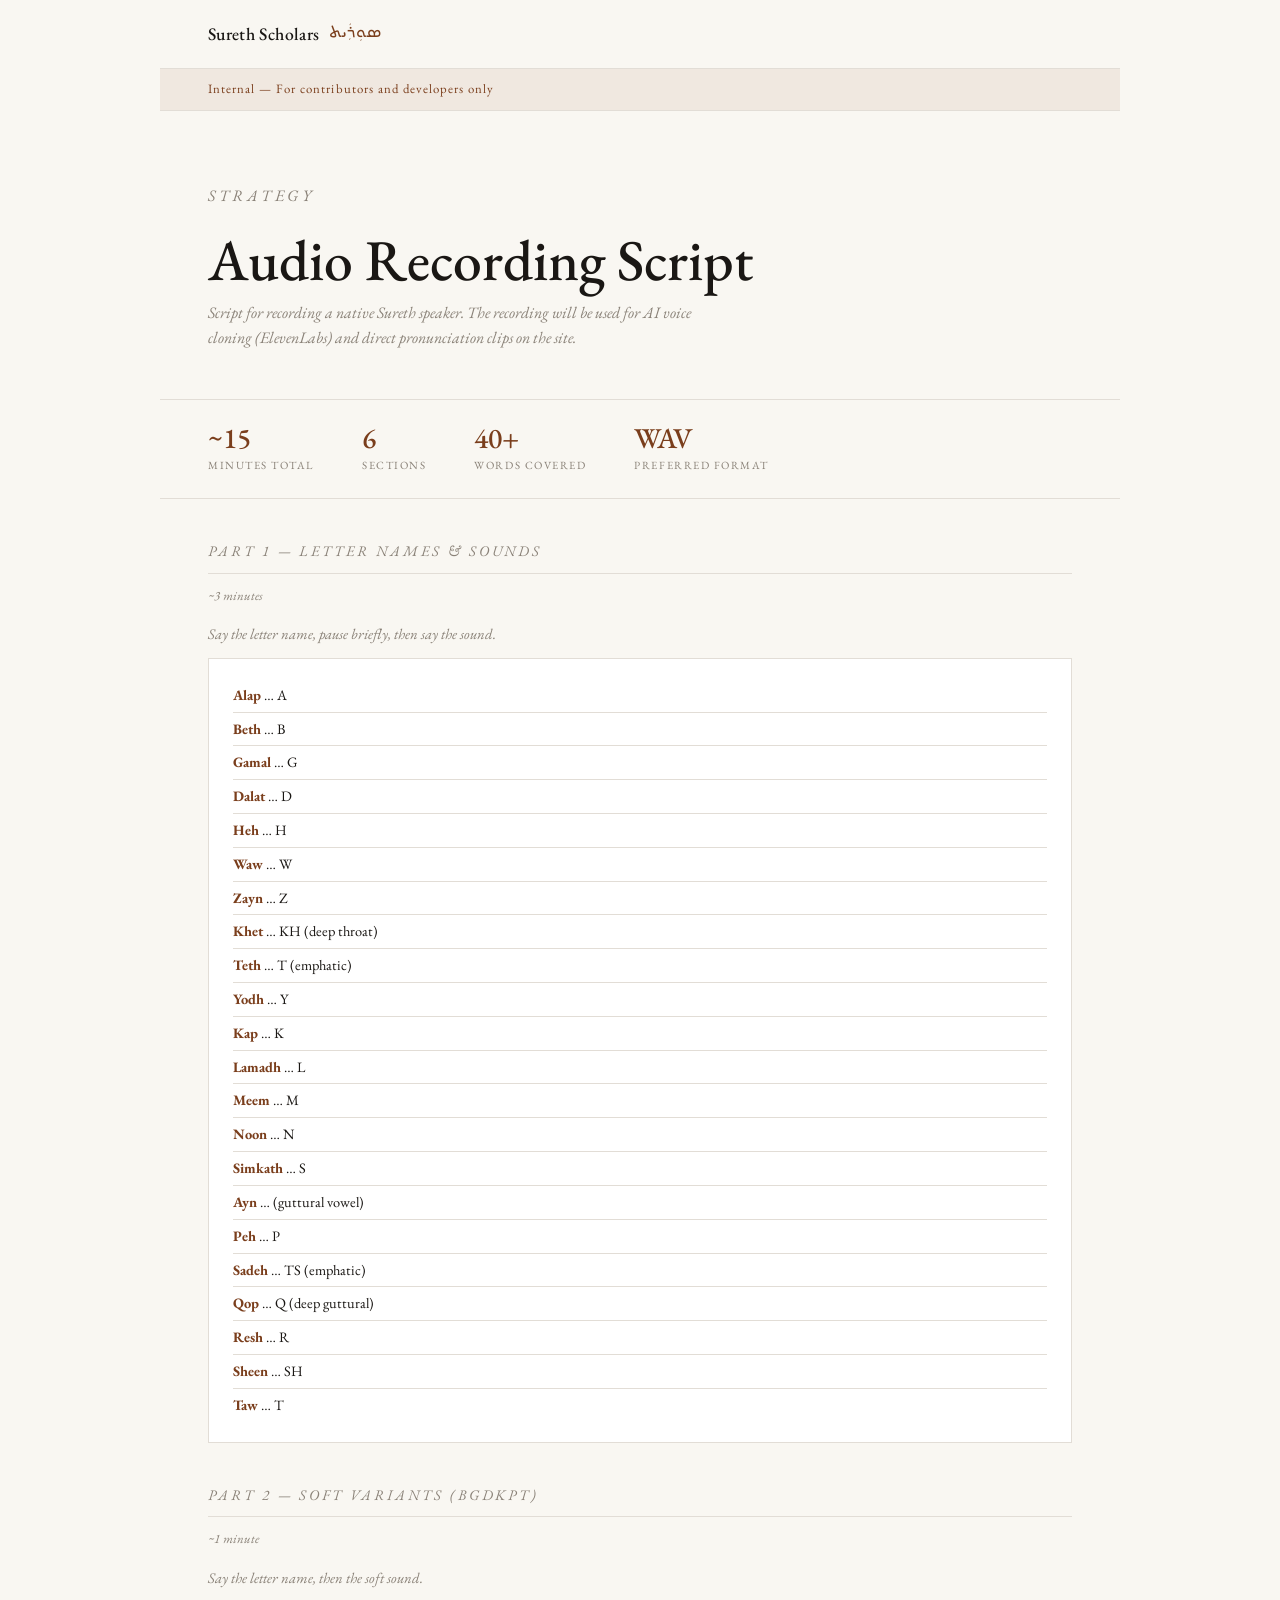
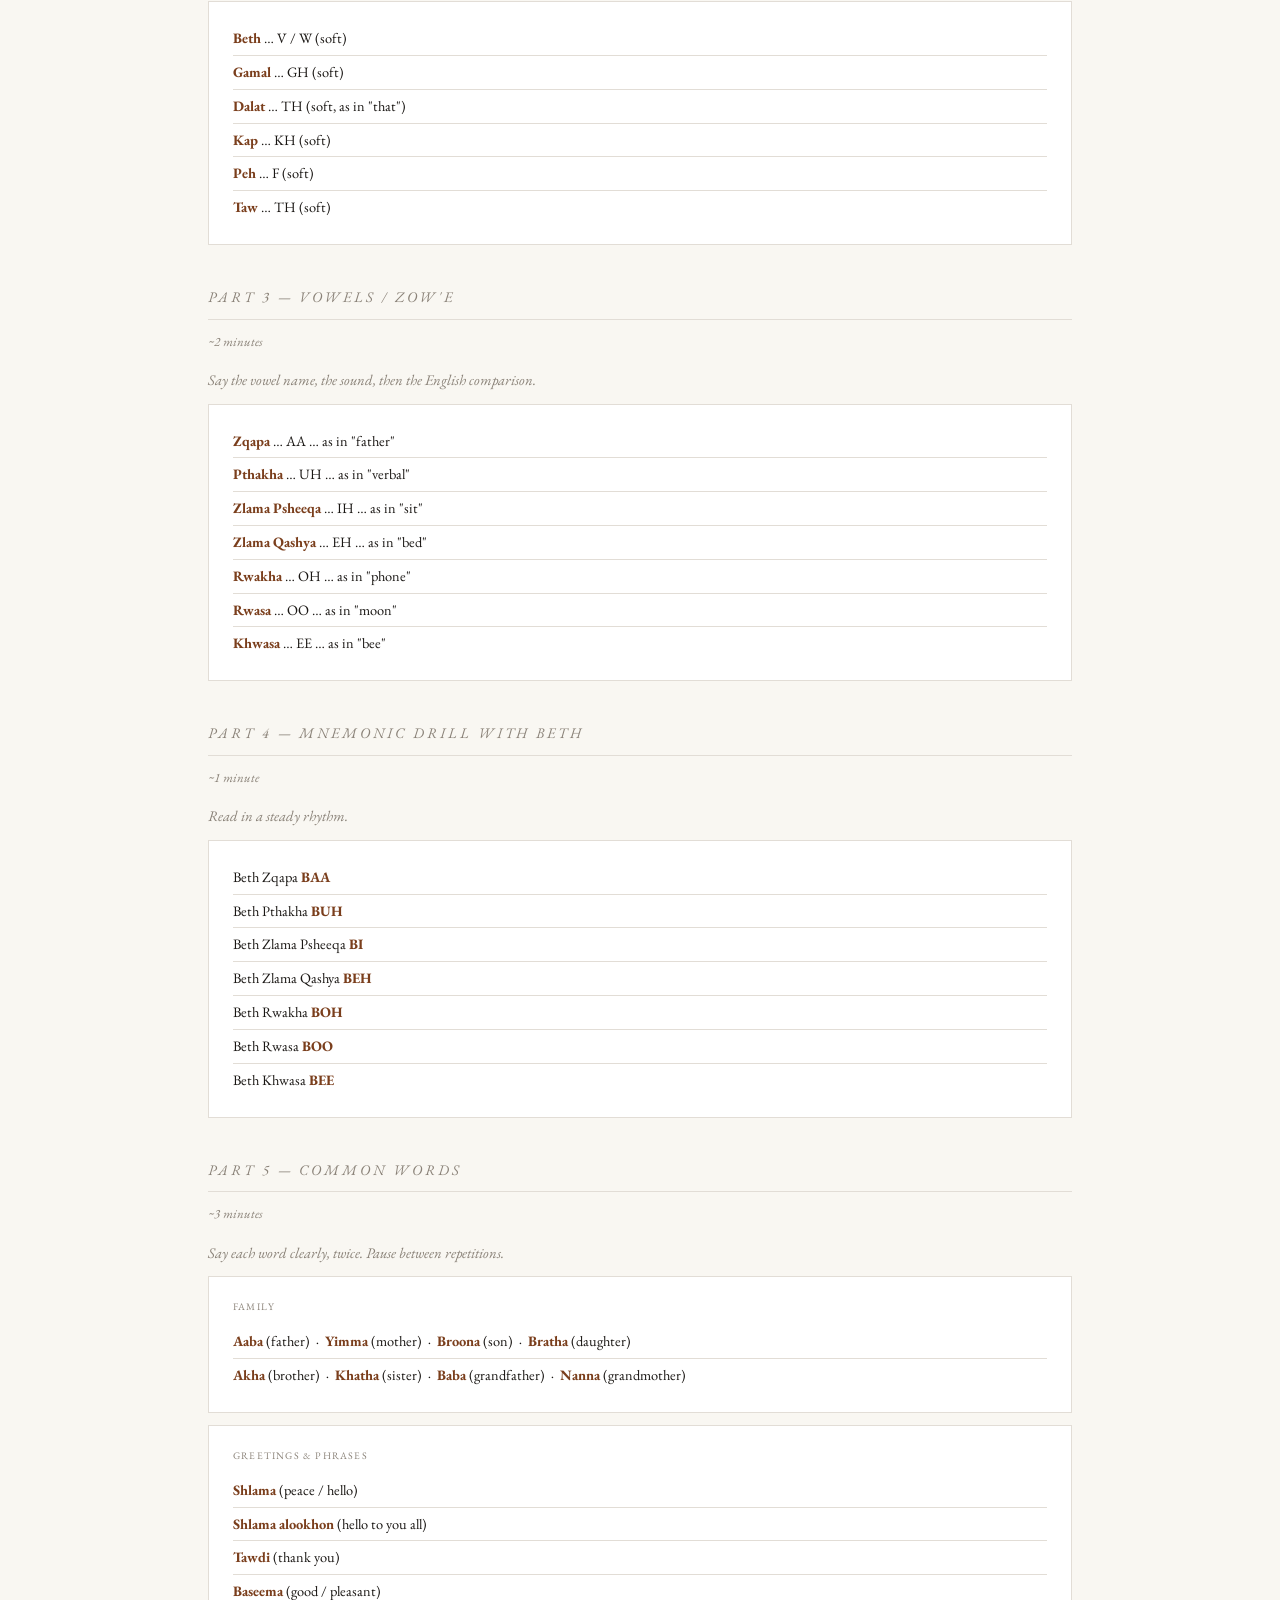
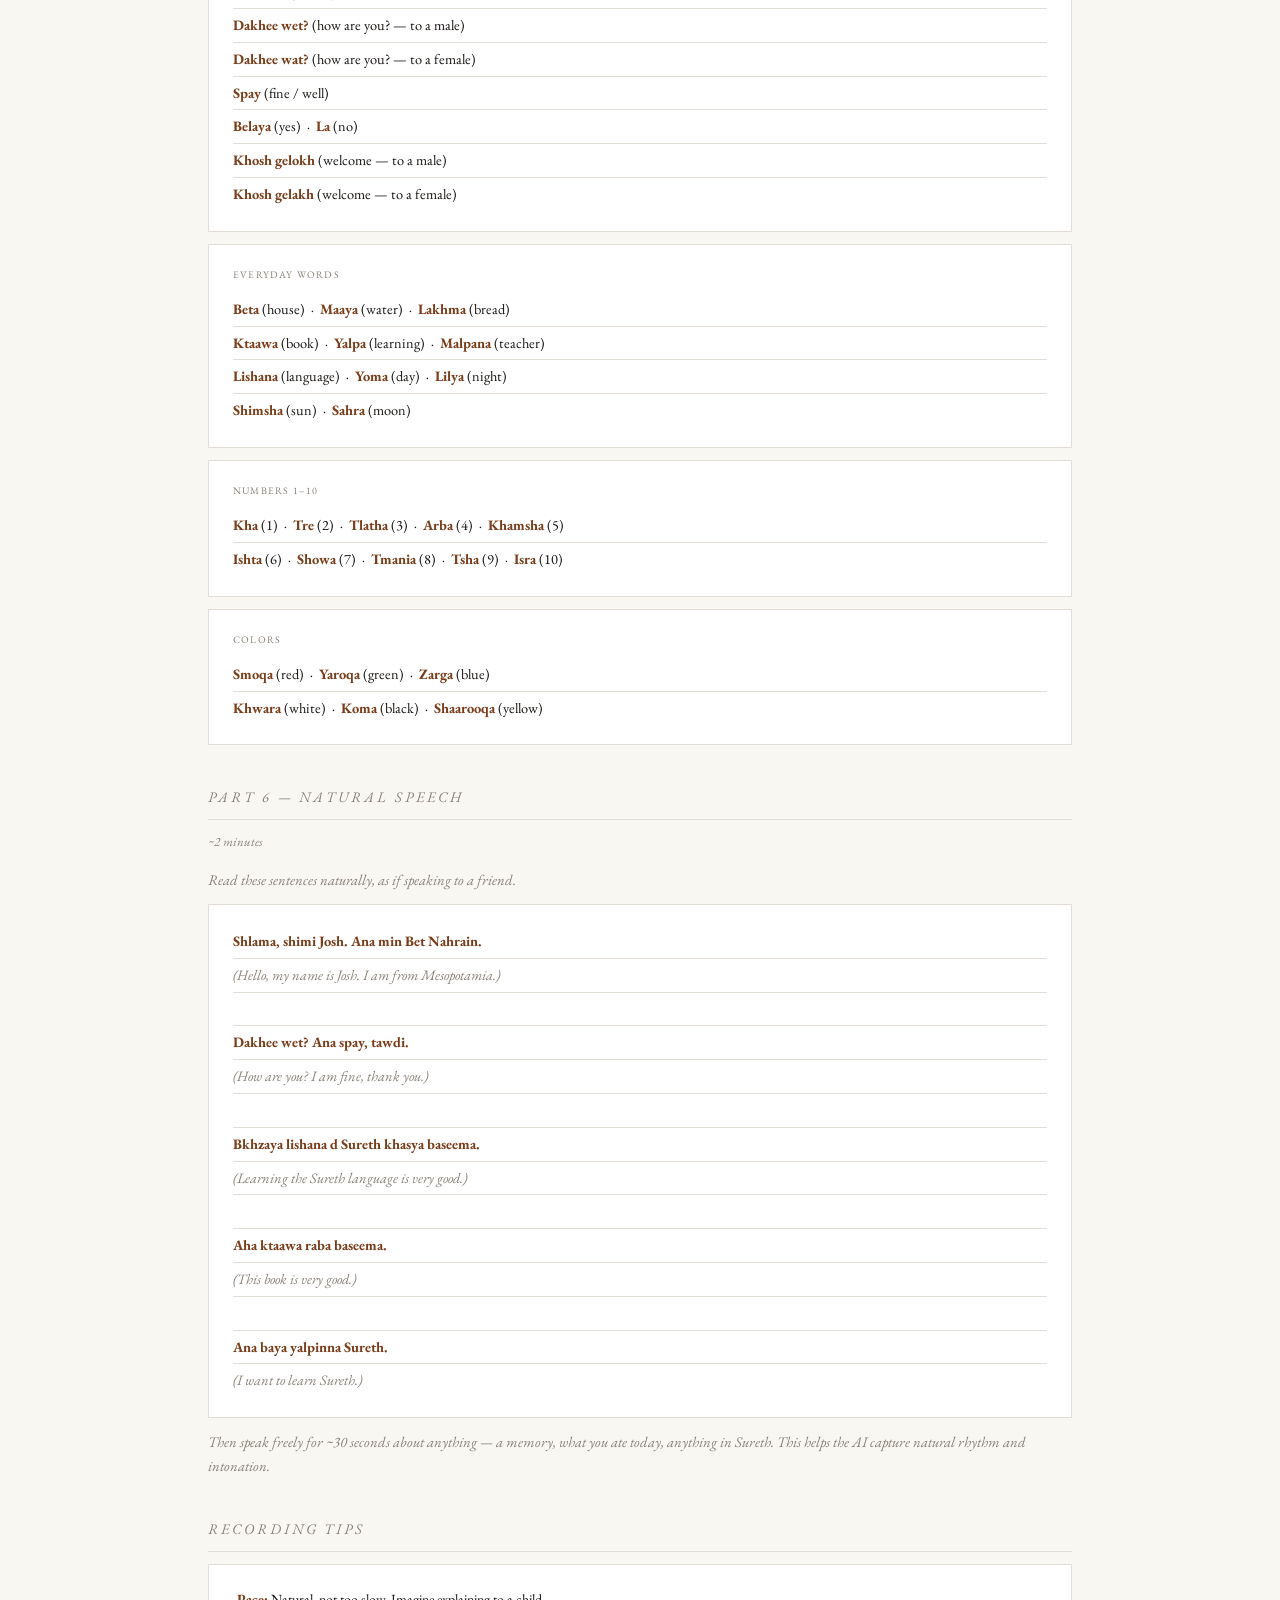
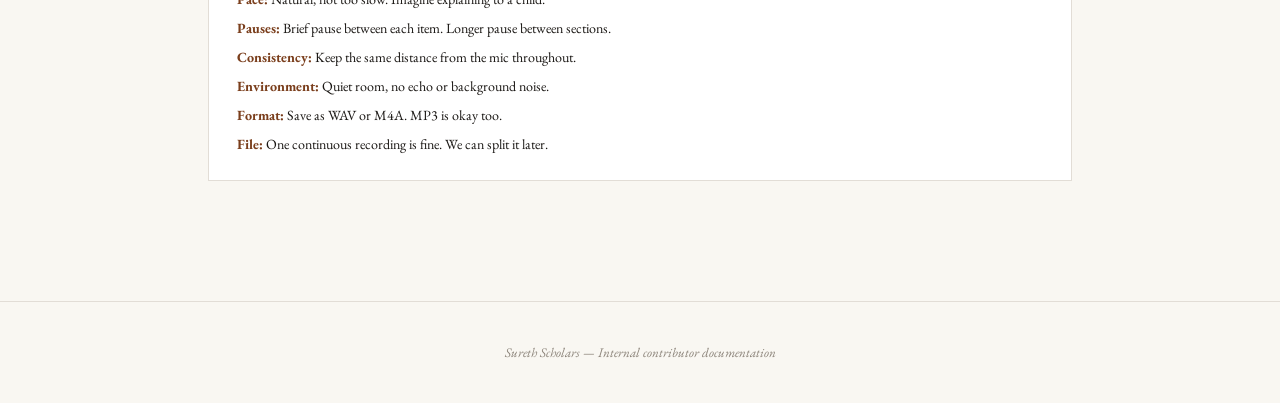
<file: strategy/audio-recording.html>
<!DOCTYPE html>
<html lang="en">
<head>
  <meta charset="UTF-8">
  <meta name="viewport" content="width=device-width, initial-scale=1.0">
  <title>Audio Recording Script — Sureth Scholars (Internal)</title>
  <link rel="stylesheet" href="../css/style.css">
  <style>
    .internal-banner {
      background: var(--accent-light);
      border-bottom: 1px solid var(--border);
      padding: 10px 48px;
      font-size: 0.8rem;
      color: var(--accent);
      letter-spacing: 0.08em;
      max-width: 960px;
      margin: 0 auto;
    }

    .script-section {
      margin-bottom: 40px;
    }

    .script-section h3 {
      font-size: 1.1rem;
      font-weight: 500;
      margin-bottom: 6px;
    }

    .script-section .time-est {
      font-size: 0.8rem;
      color: var(--muted);
      font-style: italic;
      margin-bottom: 16px;
    }

    .script-section p {
      font-size: 0.92rem;
      color: var(--muted);
      font-style: italic;
      margin-bottom: 12px;
    }

    .script-block {
      background: var(--surface);
      border: 1px solid var(--border);
      padding: 20px 24px;
      margin-bottom: 12px;
      font-size: 0.9rem;
      line-height: 2;
    }

    .script-block .line {
      display: block;
      padding: 2px 0;
      border-bottom: 1px solid var(--border);
    }

    .script-block .line:last-child {
      border-bottom: none;
    }

    .script-block .label {
      font-size: 10px;
      letter-spacing: 0.12em;
      text-transform: uppercase;
      color: var(--muted);
      margin-bottom: 8px;
      display: block;
    }

    .script-block strong {
      color: var(--accent);
    }

    .tips-box {
      background: var(--surface);
      border: 1px solid var(--border);
      padding: 24px 28px;
      margin-top: 12px;
    }

    .tips-box li {
      font-size: 0.88rem;
      color: var(--text);
      margin-bottom: 8px;
      line-height: 1.5;
    }

    .tips-box li:last-child {
      margin-bottom: 0;
    }

    .tips-box li strong {
      color: var(--accent);
    }

    @media (max-width: 640px) {
      .internal-banner,
      .section {
        padding-left: 24px;
        padding-right: 24px;
      }
    }
  </style>
</head>
<body>

  <nav class="nav">
    <a href="../index.html" class="nav-brand">
      Sureth Scholars
      <span class="syriac">ܣܘܼܪܲܝܬ</span>
    </a>
  </nav>

  <div class="internal-banner">Internal &mdash; For contributors and developers only</div>

  <section class="hero">
    <p class="eyebrow">Strategy</p>
    <h1>Audio Recording Script</h1>
    <p>Script for recording a native Sureth speaker. The recording will be used for AI voice cloning (ElevenLabs) and direct pronunciation clips on the site.</p>
  </section>

  <div class="stats">
    <div class="stat-item"><span class="stat-num">~15</span><span class="stat-label">Minutes Total</span></div>
    <div class="stat-item"><span class="stat-num">6</span><span class="stat-label">Sections</span></div>
    <div class="stat-item"><span class="stat-num">40+</span><span class="stat-label">Words Covered</span></div>
    <div class="stat-item"><span class="stat-num">WAV</span><span class="stat-label">Preferred Format</span></div>
  </div>

  <section class="section">

    <!-- Part 1 -->
    <div class="script-section">
      <p class="section-title">Part 1 &mdash; Letter Names &amp; Sounds</p>
      <div class="time-est">~3 minutes</div>
      <p>Say the letter name, pause briefly, then say the sound.</p>
      <div class="script-block">
        <span class="line"><strong>Alap</strong> &hellip; A</span>
        <span class="line"><strong>Beth</strong> &hellip; B</span>
        <span class="line"><strong>Gamal</strong> &hellip; G</span>
        <span class="line"><strong>Dalat</strong> &hellip; D</span>
        <span class="line"><strong>Heh</strong> &hellip; H</span>
        <span class="line"><strong>Waw</strong> &hellip; W</span>
        <span class="line"><strong>Zayn</strong> &hellip; Z</span>
        <span class="line"><strong>Khet</strong> &hellip; KH (deep throat)</span>
        <span class="line"><strong>Teth</strong> &hellip; T (emphatic)</span>
        <span class="line"><strong>Yodh</strong> &hellip; Y</span>
        <span class="line"><strong>Kap</strong> &hellip; K</span>
        <span class="line"><strong>Lamadh</strong> &hellip; L</span>
        <span class="line"><strong>Meem</strong> &hellip; M</span>
        <span class="line"><strong>Noon</strong> &hellip; N</span>
        <span class="line"><strong>Simkath</strong> &hellip; S</span>
        <span class="line"><strong>Ayn</strong> &hellip; (guttural vowel)</span>
        <span class="line"><strong>Peh</strong> &hellip; P</span>
        <span class="line"><strong>Sadeh</strong> &hellip; TS (emphatic)</span>
        <span class="line"><strong>Qop</strong> &hellip; Q (deep guttural)</span>
        <span class="line"><strong>Resh</strong> &hellip; R</span>
        <span class="line"><strong>Sheen</strong> &hellip; SH</span>
        <span class="line"><strong>Taw</strong> &hellip; T</span>
      </div>
    </div>

    <!-- Part 2 -->
    <div class="script-section">
      <p class="section-title">Part 2 &mdash; Soft Variants (BGDKPT)</p>
      <div class="time-est">~1 minute</div>
      <p>Say the letter name, then the soft sound.</p>
      <div class="script-block">
        <span class="line"><strong>Beth</strong> &hellip; V / W (soft)</span>
        <span class="line"><strong>Gamal</strong> &hellip; GH (soft)</span>
        <span class="line"><strong>Dalat</strong> &hellip; TH (soft, as in "that")</span>
        <span class="line"><strong>Kap</strong> &hellip; KH (soft)</span>
        <span class="line"><strong>Peh</strong> &hellip; F (soft)</span>
        <span class="line"><strong>Taw</strong> &hellip; TH (soft)</span>
      </div>
    </div>

    <!-- Part 3 -->
    <div class="script-section">
      <p class="section-title">Part 3 &mdash; Vowels / Zow'e</p>
      <div class="time-est">~2 minutes</div>
      <p>Say the vowel name, the sound, then the English comparison.</p>
      <div class="script-block">
        <span class="line"><strong>Zqapa</strong> &hellip; AA &hellip; as in "father"</span>
        <span class="line"><strong>Pthakha</strong> &hellip; UH &hellip; as in "verbal"</span>
        <span class="line"><strong>Zlama Psheeqa</strong> &hellip; IH &hellip; as in "sit"</span>
        <span class="line"><strong>Zlama Qashya</strong> &hellip; EH &hellip; as in "bed"</span>
        <span class="line"><strong>Rwakha</strong> &hellip; OH &hellip; as in "phone"</span>
        <span class="line"><strong>Rwasa</strong> &hellip; OO &hellip; as in "moon"</span>
        <span class="line"><strong>Khwasa</strong> &hellip; EE &hellip; as in "bee"</span>
      </div>
    </div>

    <!-- Part 4 -->
    <div class="script-section">
      <p class="section-title">Part 4 &mdash; Mnemonic Drill with Beth</p>
      <div class="time-est">~1 minute</div>
      <p>Read in a steady rhythm.</p>
      <div class="script-block">
        <span class="line">Beth Zqapa <strong>BAA</strong></span>
        <span class="line">Beth Pthakha <strong>BUH</strong></span>
        <span class="line">Beth Zlama Psheeqa <strong>BI</strong></span>
        <span class="line">Beth Zlama Qashya <strong>BEH</strong></span>
        <span class="line">Beth Rwakha <strong>BOH</strong></span>
        <span class="line">Beth Rwasa <strong>BOO</strong></span>
        <span class="line">Beth Khwasa <strong>BEE</strong></span>
      </div>
    </div>

    <!-- Part 5 -->
    <div class="script-section">
      <p class="section-title">Part 5 &mdash; Common Words</p>
      <div class="time-est">~3 minutes</div>
      <p>Say each word clearly, twice. Pause between repetitions.</p>

      <div class="script-block">
        <span class="label">Family</span>
        <span class="line"><strong>Aaba</strong> (father) &nbsp;&middot;&nbsp; <strong>Yimma</strong> (mother) &nbsp;&middot;&nbsp; <strong>Broona</strong> (son) &nbsp;&middot;&nbsp; <strong>Bratha</strong> (daughter)</span>
        <span class="line"><strong>Akha</strong> (brother) &nbsp;&middot;&nbsp; <strong>Khatha</strong> (sister) &nbsp;&middot;&nbsp; <strong>Baba</strong> (grandfather) &nbsp;&middot;&nbsp; <strong>Nanna</strong> (grandmother)</span>
      </div>

      <div class="script-block">
        <span class="label">Greetings &amp; Phrases</span>
        <span class="line"><strong>Shlama</strong> (peace / hello)</span>
        <span class="line"><strong>Shlama alookhon</strong> (hello to you all)</span>
        <span class="line"><strong>Tawdi</strong> (thank you)</span>
        <span class="line"><strong>Baseema</strong> (good / pleasant)</span>
        <span class="line"><strong>Dakhee wet?</strong> (how are you? &mdash; to a male)</span>
        <span class="line"><strong>Dakhee wat?</strong> (how are you? &mdash; to a female)</span>
        <span class="line"><strong>Spay</strong> (fine / well)</span>
        <span class="line"><strong>Belaya</strong> (yes) &nbsp;&middot;&nbsp; <strong>La</strong> (no)</span>
        <span class="line"><strong>Khosh gelokh</strong> (welcome &mdash; to a male)</span>
        <span class="line"><strong>Khosh gelakh</strong> (welcome &mdash; to a female)</span>
      </div>

      <div class="script-block">
        <span class="label">Everyday Words</span>
        <span class="line"><strong>Beta</strong> (house) &nbsp;&middot;&nbsp; <strong>Maaya</strong> (water) &nbsp;&middot;&nbsp; <strong>Lakhma</strong> (bread)</span>
        <span class="line"><strong>Ktaawa</strong> (book) &nbsp;&middot;&nbsp; <strong>Yalpa</strong> (learning) &nbsp;&middot;&nbsp; <strong>Malpana</strong> (teacher)</span>
        <span class="line"><strong>Lishana</strong> (language) &nbsp;&middot;&nbsp; <strong>Yoma</strong> (day) &nbsp;&middot;&nbsp; <strong>Lilya</strong> (night)</span>
        <span class="line"><strong>Shimsha</strong> (sun) &nbsp;&middot;&nbsp; <strong>Sahra</strong> (moon)</span>
      </div>

      <div class="script-block">
        <span class="label">Numbers 1&ndash;10</span>
        <span class="line"><strong>Kha</strong> (1) &nbsp;&middot;&nbsp; <strong>Tre</strong> (2) &nbsp;&middot;&nbsp; <strong>Tlatha</strong> (3) &nbsp;&middot;&nbsp; <strong>Arba</strong> (4) &nbsp;&middot;&nbsp; <strong>Khamsha</strong> (5)</span>
        <span class="line"><strong>Ishta</strong> (6) &nbsp;&middot;&nbsp; <strong>Showa</strong> (7) &nbsp;&middot;&nbsp; <strong>Tmania</strong> (8) &nbsp;&middot;&nbsp; <strong>Tsha</strong> (9) &nbsp;&middot;&nbsp; <strong>Isra</strong> (10)</span>
      </div>

      <div class="script-block">
        <span class="label">Colors</span>
        <span class="line"><strong>Smoqa</strong> (red) &nbsp;&middot;&nbsp; <strong>Yaroqa</strong> (green) &nbsp;&middot;&nbsp; <strong>Zarga</strong> (blue)</span>
        <span class="line"><strong>Khwara</strong> (white) &nbsp;&middot;&nbsp; <strong>Koma</strong> (black) &nbsp;&middot;&nbsp; <strong>Shaarooqa</strong> (yellow)</span>
      </div>
    </div>

    <!-- Part 6 -->
    <div class="script-section">
      <p class="section-title">Part 6 &mdash; Natural Speech</p>
      <div class="time-est">~2 minutes</div>
      <p>Read these sentences naturally, as if speaking to a friend.</p>

      <div class="script-block">
        <span class="line"><strong>Shlama, shimi Josh. Ana min Bet Nahrain.</strong></span>
        <span class="line" style="color: var(--muted); font-style: italic;">(Hello, my name is Josh. I am from Mesopotamia.)</span>
        <span class="line">&nbsp;</span>
        <span class="line"><strong>Dakhee wet? Ana spay, tawdi.</strong></span>
        <span class="line" style="color: var(--muted); font-style: italic;">(How are you? I am fine, thank you.)</span>
        <span class="line">&nbsp;</span>
        <span class="line"><strong>Bkhzaya lishana d Sureth khasya baseema.</strong></span>
        <span class="line" style="color: var(--muted); font-style: italic;">(Learning the Sureth language is very good.)</span>
        <span class="line">&nbsp;</span>
        <span class="line"><strong>Aha ktaawa raba baseema.</strong></span>
        <span class="line" style="color: var(--muted); font-style: italic;">(This book is very good.)</span>
        <span class="line">&nbsp;</span>
        <span class="line"><strong>Ana baya yalpinna Sureth.</strong></span>
        <span class="line" style="color: var(--muted); font-style: italic;">(I want to learn Sureth.)</span>
      </div>

      <p>Then speak freely for ~30 seconds about anything &mdash; a memory, what you ate today, anything in Sureth. This helps the AI capture natural rhythm and intonation.</p>
    </div>

    <!-- Recording Tips -->
    <div class="script-section">
      <p class="section-title">Recording Tips</p>
      <div class="tips-box">
        <ul style="list-style: none; padding: 0;">
          <li><strong>Pace:</strong> Natural, not too slow. Imagine explaining to a child.</li>
          <li><strong>Pauses:</strong> Brief pause between each item. Longer pause between sections.</li>
          <li><strong>Consistency:</strong> Keep the same distance from the mic throughout.</li>
          <li><strong>Environment:</strong> Quiet room, no echo or background noise.</li>
          <li><strong>Format:</strong> Save as WAV or M4A. MP3 is okay too.</li>
          <li><strong>File:</strong> One continuous recording is fine. We can split it later.</li>
        </ul>
      </div>
    </div>

  </section>

  <footer class="footer">
    Sureth Scholars &mdash; Internal contributor documentation
  </footer>

  <script src="../js/main.js"></script>
</body>
</html>
</file>
<file: css/style.css>
@import url('https://fonts.googleapis.com/css2?family=EB+Garamond:ital,wght@0,400;0,500;0,600;1,400&family=Noto+Sans+Syriac&display=swap');

*, *::before, *::after {
  box-sizing: border-box;
  margin: 0;
  padding: 0;
}

:root {
  --bg: #f9f7f2;
  --surface: #ffffff;
  --border: #e2ddd6;
  --text: #1a1714;
  --muted: #8a8278;
  --accent: #7a3e1c;
  --accent-light: #f0e8e0;
  --script: #2a1f14;
  --font-syriac: 'Noto Sans Syriac', serif;
  --font-body: 'EB Garamond', Georgia, serif;
}

html { scroll-behavior: smooth; }

body {
  background: var(--bg);
  color: var(--text);
  font-family: var(--font-body);
  font-size: 18px;
  line-height: 1.6;
  min-height: 100vh;
}

a {
  color: var(--accent);
  text-decoration: none;
  transition: color 0.18s;
}

a:hover {
  color: var(--text);
}

/* --- Navigation --- */
.nav {
  max-width: 960px;
  margin: 0 auto;
  padding: 20px 48px;
  display: flex;
  align-items: center;
  justify-content: space-between;
  border-bottom: 1px solid var(--border);
}

.nav-brand {
  font-size: 1.1rem;
  font-weight: 500;
  color: var(--text);
  display: flex;
  align-items: center;
  gap: 10px;
  letter-spacing: 0.02em;
}

.nav-brand .syriac {
  font-family: var(--font-syriac);
  font-size: 1rem;
  color: var(--accent);
  direction: rtl;
}

.nav-links {
  display: flex;
  gap: 24px;
  list-style: none;
}

.nav-links a {
  font-size: 0.9rem;
  color: var(--muted);
  transition: color 0.18s;
  letter-spacing: 0.02em;
}

.nav-links a:hover,
.nav-links a.active {
  color: var(--accent);
}

.nav-toggle {
  display: none;
  background: none;
  border: none;
  color: var(--text);
  font-size: 1.3rem;
  cursor: pointer;
}

/* --- Eyebrow label --- */
.eyebrow {
  font-size: 11px;
  letter-spacing: 0.22em;
  text-transform: uppercase;
  color: var(--muted);
  margin-bottom: 20px;
}

/* --- Hero / Header --- */
.hero {
  max-width: 960px;
  margin: 0 auto;
  padding: 72px 48px 48px;
  border-bottom: 1px solid var(--border);
}

.hero h1 {
  font-size: clamp(2rem, 5vw, 3.6rem);
  font-weight: 500;
  line-height: 1.1;
  color: var(--text);
  margin-bottom: 8px;
}

.hero .syriac-title {
  font-family: var(--font-syriac);
  font-size: clamp(1.4rem, 3vw, 2rem);
  color: var(--accent);
  direction: rtl;
  display: block;
  margin-bottom: 24px;
}

.hero p {
  font-size: 1rem;
  color: var(--muted);
  max-width: 520px;
  font-style: italic;
}

/* --- CTA Button --- */
.btn {
  display: inline-block;
  background: var(--accent);
  color: white;
  font-family: var(--font-body);
  font-weight: 500;
  font-size: 0.95rem;
  padding: 10px 28px;
  border-radius: 3px;
  border: 1px solid var(--accent);
  margin-top: 28px;
  transition: background 0.18s, color 0.18s;
  letter-spacing: 0.04em;
}

.btn:hover {
  background: var(--text);
  border-color: var(--text);
  color: white;
}

/* --- Stats bar --- */
.stats {
  max-width: 960px;
  margin: 0 auto;
  padding: 24px 48px;
  display: flex;
  gap: 48px;
  border-bottom: 1px solid var(--border);
}

.stat-item {
  display: flex;
  flex-direction: column;
}

.stat-num {
  font-size: 1.8rem;
  font-weight: 500;
  color: var(--accent);
  line-height: 1;
}

.stat-label {
  font-size: 11px;
  letter-spacing: 0.14em;
  text-transform: uppercase;
  color: var(--muted);
  margin-top: 4px;
}

/* --- Section --- */
.section {
  max-width: 960px;
  margin: 0 auto;
  padding: 40px 48px 80px;
}

.section-title {
  font-size: 11px;
  letter-spacing: 0.2em;
  text-transform: uppercase;
  color: var(--muted);
  margin-bottom: 20px;
  padding-bottom: 10px;
  border-bottom: 1px solid var(--border);
}

/* --- Lesson Cards (home page) --- */
.lesson-grid {
  display: grid;
  grid-template-columns: repeat(auto-fill, minmax(260px, 1fr));
  gap: 1px;
  background: var(--border);
  border: 1px solid var(--border);
}

.lesson-card {
  background: var(--surface);
  padding: 28px 24px 22px;
  transition: background 0.15s;
  display: block;
  color: var(--text);
}

.lesson-card:hover {
  background: var(--accent-light);
  color: var(--text);
}

.lesson-card .number {
  font-size: 10px;
  letter-spacing: 0.14em;
  text-transform: uppercase;
  color: var(--muted);
  margin-bottom: 8px;
}

.lesson-card h3 {
  font-size: 1.1rem;
  font-weight: 500;
  margin-bottom: 6px;
}

.lesson-card .syriac-preview {
  font-family: var(--font-syriac);
  font-size: 1.4rem;
  color: var(--accent);
  direction: rtl;
  margin-bottom: 8px;
}

.lesson-card p {
  font-size: 0.85rem;
  color: var(--muted);
  font-style: italic;
}

.lesson-card .tag {
  display: inline-block;
  font-size: 9px;
  letter-spacing: 0.1em;
  text-transform: uppercase;
  padding: 2px 8px;
  border-radius: 2px;
  background: var(--accent-light);
  color: var(--accent);
  margin-top: 10px;
}

.lesson-card.coming-soon {
  opacity: 0.45;
  pointer-events: none;
}

/* --- Footer --- */
.footer {
  text-align: center;
  padding: 40px;
  color: var(--muted);
  font-size: 0.82rem;
  font-style: italic;
  border-top: 1px solid var(--border);
}

/* --- Responsive --- */
@media (max-width: 640px) {
  .nav,
  .hero,
  .stats,
  .section {
    padding-left: 24px;
    padding-right: 24px;
  }

  .hero {
    padding-top: 48px;
  }

  .stats {
    flex-wrap: wrap;
    gap: 24px;
  }

  .nav-links {
    display: none;
    flex-direction: column;
    position: absolute;
    top: 60px;
    left: 0;
    right: 0;
    background: var(--bg);
    border-bottom: 1px solid var(--border);
    padding: 16px 24px;
    gap: 12px;
  }

  .nav-links.open {
    display: flex;
  }

  .nav-toggle {
    display: block;
  }

  .lesson-grid {
    grid-template-columns: 1fr;
  }
}
</file>
